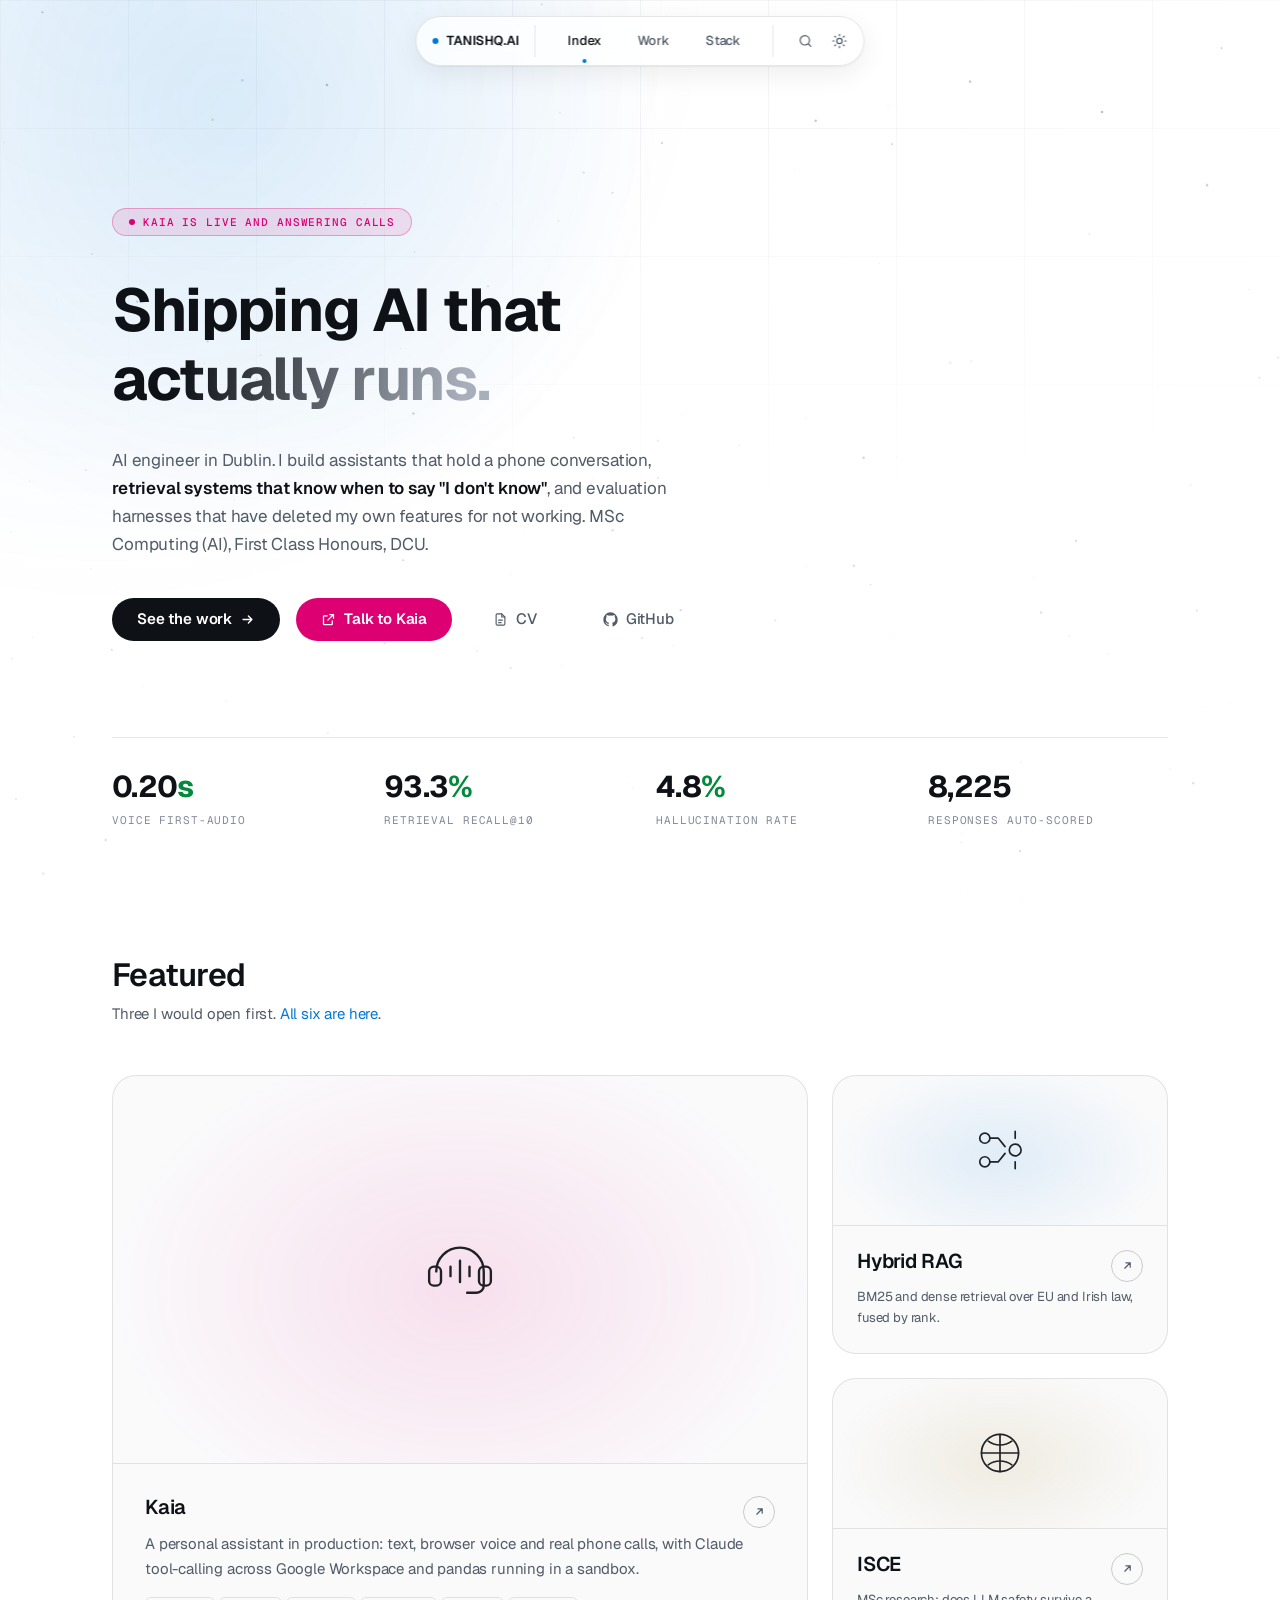
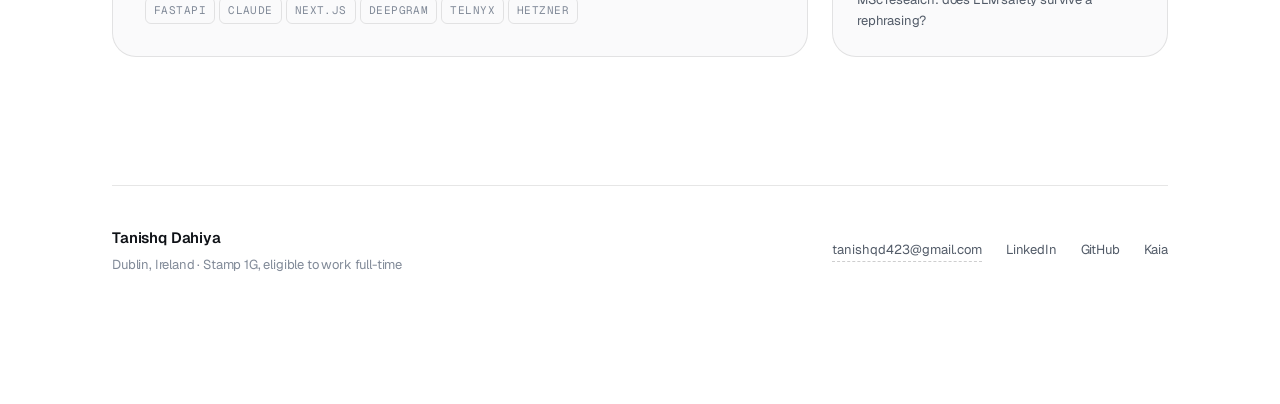
<file: index.html>
<!DOCTYPE html>
<html lang="en" data-theme="dark">
<head>
<meta charset="UTF-8">
<meta name="viewport" content="width=device-width, initial-scale=1">
<title>Tanishq Dahiya · AI Engineer</title>
<meta name="description" content="AI engineer in Dublin. Production assistants, hybrid retrieval, and LLM safety evaluation. MSc Computing (AI), First Class Honours, DCU.">
<meta name="color-scheme" content="dark light">
<meta property="og:title" content="Tanishq Dahiya · AI Engineer">
<meta property="og:description" content="AI engineer in Dublin. Production assistants, hybrid retrieval, and LLM safety evaluation. MSc Computing (AI), First Class Honours, DCU.">
<meta property="og:type" content="website">
<script>
  try {
    var t = localStorage.getItem('theme');
    document.documentElement.setAttribute('data-theme',
      t || (matchMedia('(prefers-color-scheme: light)').matches ? 'light' : 'dark'));
  } catch (e) { document.documentElement.setAttribute('data-theme', 'dark'); }
</script>
<link rel="preconnect" href="https://fonts.googleapis.com">
<link rel="preconnect" href="https://fonts.gstatic.com" crossorigin>
<link href="https://fonts.googleapis.com/css2?family=Geist:wght@400;500;600;700&amp;family=Geist+Mono:wght@400;500;600&amp;display=swap" rel="stylesheet">
<link rel="stylesheet" href="./css/tokens.css?v=3">
<link rel="stylesheet" href="./css/style.css?v=3">
<link rel="icon" href="data:image/svg+xml,<svg xmlns='http://www.w3.org/2000/svg' viewBox='0 0 32 32'><rect width='32' height='32' rx='7' fill='%23008BF8'/><text x='16' y='23' font-family='monospace' font-size='19' font-weight='600' fill='%23fff' text-anchor='middle'>T</text></svg>">
</head>

<body>
<a class="skip-link" href="#main">Skip to content</a>
<canvas id="stars" aria-hidden="true"></canvas>
<div class="grid-bg" aria-hidden="true"></div>
<div class="grid-glow" aria-hidden="true"></div>

  <nav class="nav" aria-label="Primary">
    <a class="nav-mark" href="index.html"><span class="dot"></span><span>TANISHQ.AI</span></a>
    <span class="nav-sep"></span>
    <div class="nav-links">
      <a class="nav-link" href="index.html" aria-current="true">Index</a>
      <a class="nav-link" href="work.html">Work</a>
      <a class="nav-link" href="stack.html">Stack</a>
    </div>
    <span class="nav-sep"></span>
    <div class="nav-tools">
      <button class="icon-btn" id="open-palette" aria-label="Search and jump (Control K)" title="Search — &#8984;K">
        <svg aria-hidden="true"><use href="#i-search"/></svg>
      </button>
      <button class="icon-btn" id="theme-toggle" aria-label="Switch colour theme" title="Switch theme">
        <svg aria-hidden="true"><use href="#i-moon"/></svg>
      </button>
    </div>
  </nav>

<main class="page" id="main">
  <header class="hero">
    <span class="badge"><span class="pulse"></span> Kaia is live and answering calls</span>

    <h1>Shipping AI that<br><span class="fade">actually runs.</span></h1>

    <p class="hero-lede">
      AI engineer in Dublin. I build assistants that hold a phone conversation,
      <strong>retrieval systems that know when to say "I don't know"</strong>, and
      evaluation harnesses that have deleted my own features for not working.
      MSc Computing (AI), First Class Honours, DCU.
    </p>

    <div class="cta-row">
      <a class="btn btn-solid" href="work.html">See the work
        <svg aria-hidden="true" style="transform:rotate(45deg)"><use href="#i-arrow"/></svg></a>
      <a class="btn btn-live" href="https://kaia-ai.duckdns.org/try" target="_blank" rel="noopener">
        <svg aria-hidden="true"><use href="#i-ext"/></svg> Talk to Kaia</a>
      <a class="btn btn-ghost" href="./Tanishq_Dahiya_AI_Engineer.pdf">
        <svg aria-hidden="true"><use href="#i-doc"/></svg> CV</a>
      <a class="btn btn-ghost" href="https://github.com/TDahiya" target="_blank" rel="noopener">
        <svg aria-hidden="true"><use href="#i-github"/></svg> GitHub</a>
    </div>

    <div class="stats reveal">
      <a class="stat" href="kaia.html">
        <span class="stat-n">0.20<span class="stat-u">s</span></span>
        <span class="stat-l">voice first-audio</span>
      </a>
      <a class="stat" href="rag.html">
        <span class="stat-n">93.3<span class="stat-u">%</span></span>
        <span class="stat-l">retrieval recall@10</span>
      </a>
      <a class="stat" href="rag.html">
        <span class="stat-n">4.8<span class="stat-u">%</span></span>
        <span class="stat-l">hallucination rate</span>
      </a>
      <a class="stat" href="isce.html">
        <span class="stat-n">8,225</span>
        <span class="stat-l">responses auto-scored</span>
      </a>
    </div>
  </header>

  <section class="section">
    <div class="section-head">
      <h2>Featured</h2>
      <p>Three I would open first. <a href="work.html">All six are here</a>.</p>
    </div>

    <div class="bento">
      <a class="tile lead reveal" data-job="live" href="kaia.html">
        <span class="tile-art"><svg aria-hidden="true"><use href="#m-kaia"/></svg></span>
        <span class="tile-body">
          <span class="tile-top">
            <h3>Kaia</h3>
            <span class="tile-go"><svg aria-hidden="true"><use href="#i-arrow"/></svg></span>
          </span>
          <p>A personal assistant in production: text, browser voice and real phone calls, with Claude tool-calling across Google Workspace and pandas running in a sandbox.</p>
          <span class="tags"><span class="tag">FastAPI</span><span class="tag">Claude</span><span class="tag">Next.js</span><span class="tag">Deepgram</span><span class="tag">Telnyx</span><span class="tag">Hetzner</span></span>
        </span>
      </a>
      <a class="tile reveal" data-job="shipped" href="rag.html">
        <span class="tile-art"><svg aria-hidden="true"><use href="#m-rag"/></svg></span>
        <span class="tile-body">
          <span class="tile-top">
            <h3>Hybrid RAG</h3>
            <span class="tile-go"><svg aria-hidden="true"><use href="#i-arrow"/></svg></span>
          </span>
          <p>BM25 and dense retrieval over EU and Irish law, fused by rank.</p>
        </span>
      </a>
      <a class="tile reveal" data-job="research" href="isce.html">
        <span class="tile-art"><svg aria-hidden="true"><use href="#m-isce"/></svg></span>
        <span class="tile-body">
          <span class="tile-top">
            <h3>ISCE</h3>
            <span class="tile-go"><svg aria-hidden="true"><use href="#i-arrow"/></svg></span>
          </span>
          <p>MSc research: does LLM safety survive a rephrasing?</p>
        </span>
      </a>
    </div>
  </section>

</main>

<div class="palette-backdrop" id="palette-backdrop"></div>
<div class="palette" id="palette" role="dialog" aria-modal="true" aria-label="Search this site">
  <input class="palette-input" id="palette-input" type="text" autocomplete="off" spellcheck="false"
         placeholder="Search the site. Try &ldquo;what is live&rdquo;">
  <div class="palette-list" id="palette-list"></div>
  <div class="palette-foot">
    <span><kbd>&#8593;</kbd><kbd>&#8595;</kbd> move</span><span><kbd>&#8629;</kbd> open</span><span><kbd>esc</kbd> close</span>
  </div>
</div>

<script src="./js/site.js?v=3"></script>
</body>
</html>
</file>
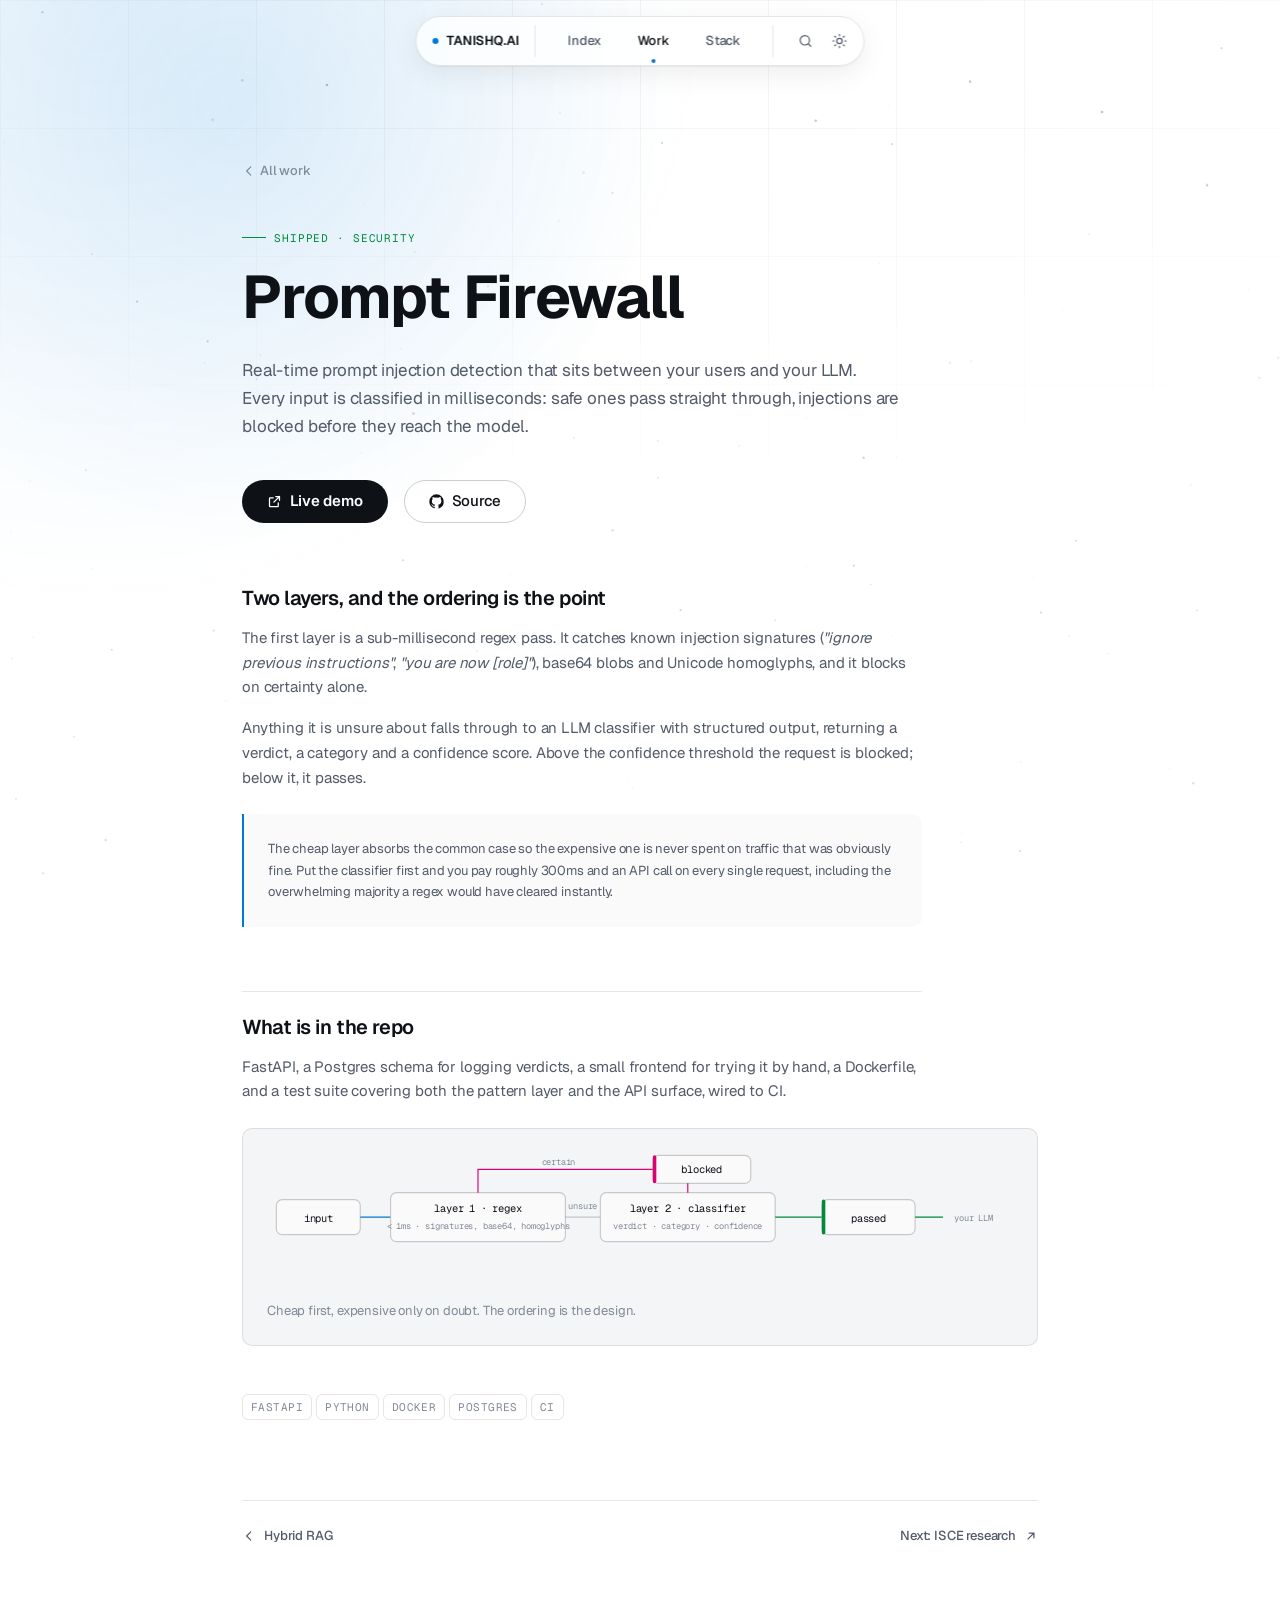
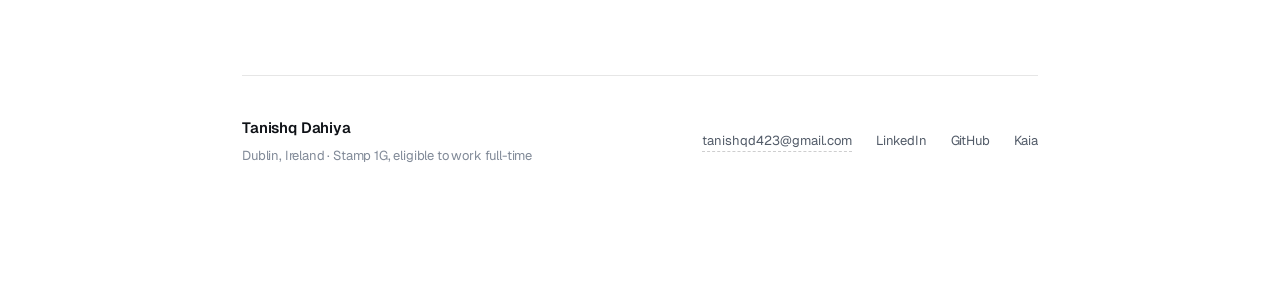
<file: firewall.html>
<!DOCTYPE html>
<html lang="en" data-theme="dark">
<head>
<meta charset="UTF-8">
<meta name="viewport" content="width=device-width, initial-scale=1">
<title>Prompt Firewall · Tanishq Dahiya</title>
<meta name="description" content="Real-time prompt injection detection: a sub-millisecond regex pass, then an LLM classifier only on genuine ambiguity. FastAPI, tested, with CI.">
<meta name="color-scheme" content="dark light">
<meta property="og:title" content="Prompt Firewall · Tanishq Dahiya">
<meta property="og:description" content="Real-time prompt injection detection: a sub-millisecond regex pass, then an LLM classifier only on genuine ambiguity. FastAPI, tested, with CI.">
<meta property="og:type" content="website">
<script>
  try {
    var t = localStorage.getItem('theme');
    document.documentElement.setAttribute('data-theme',
      t || (matchMedia('(prefers-color-scheme: light)').matches ? 'light' : 'dark'));
  } catch (e) { document.documentElement.setAttribute('data-theme', 'dark'); }
</script>
<link rel="preconnect" href="https://fonts.googleapis.com">
<link rel="preconnect" href="https://fonts.gstatic.com" crossorigin>
<link href="https://fonts.googleapis.com/css2?family=Geist:wght@400;500;600;700&amp;family=Geist+Mono:wght@400;500;600&amp;display=swap" rel="stylesheet">
<link rel="stylesheet" href="./css/tokens.css?v=3">
<link rel="stylesheet" href="./css/style.css?v=3">
<link rel="icon" href="data:image/svg+xml,<svg xmlns='http://www.w3.org/2000/svg' viewBox='0 0 32 32'><rect width='32' height='32' rx='7' fill='%23008BF8'/><text x='16' y='23' font-family='monospace' font-size='19' font-weight='600' fill='%23fff' text-anchor='middle'>T</text></svg>">
</head>

<body>
<a class="skip-link" href="#main">Skip to content</a>
<canvas id="stars" aria-hidden="true"></canvas>
<div class="grid-bg" aria-hidden="true"></div>
<div class="grid-glow" aria-hidden="true"></div>

  <nav class="nav" aria-label="Primary">
    <a class="nav-mark" href="index.html"><span class="dot"></span><span>TANISHQ.AI</span></a>
    <span class="nav-sep"></span>
    <div class="nav-links">
      <a class="nav-link" href="index.html">Index</a>
      <a class="nav-link" href="work.html" aria-current="true">Work</a>
      <a class="nav-link" href="stack.html">Stack</a>
    </div>
    <span class="nav-sep"></span>
    <div class="nav-tools">
      <button class="icon-btn" id="open-palette" aria-label="Search and jump (Control K)" title="Search — &#8984;K">
        <svg aria-hidden="true"><use href="#i-search"/></svg>
      </button>
      <button class="icon-btn" id="theme-toggle" aria-label="Switch colour theme" title="Switch theme">
        <svg aria-hidden="true"><use href="#i-moon"/></svg>
      </button>
    </div>
  </nav>

<main class="page narrow" id="main">
  <a class="back" href="work.html"><svg aria-hidden="true"><use href="#i-back"/></svg> All work</a>

  <header class="prose-head" data-job="measured">
    <span class="eyebrow">Shipped &#183; security</span>
    <h1>Prompt Firewall</h1>
    <p class="prose-lede">Real-time prompt injection detection that sits between your users and your LLM. Every input is classified in milliseconds: safe ones pass straight through, injections are blocked before they reach the model.</p>
    <div class="cta-row">
      <a class="btn btn-solid" href="https://prompt-firewall-kdwm.onrender.com" target="_blank" rel="noopener"><svg aria-hidden="true"><use href="#i-ext"/></svg> Live demo</a>
      <a class="btn" href="https://github.com/TDahiya/prompt-firewall" target="_blank" rel="noopener"><svg aria-hidden="true"><use href="#i-github"/></svg> Source</a>
    </div>
  </header>

  <div class="prose">
    <h2>Two layers, and the ordering is the point</h2>
    <p>
      The first layer is a sub-millisecond regex pass. It catches known injection signatures
      (<em>"ignore previous instructions"</em>, <em>"you are now [role]"</em>), base64 blobs and
      Unicode homoglyphs, and it blocks on certainty alone.
    </p>
    <p>
      Anything it is unsure about falls through to an LLM classifier with structured output,
      returning a verdict, a category and a confidence score. Above the confidence threshold the
      request is blocked; below it, it passes.
    </p>
    <aside class="note">
      The cheap layer absorbs the common case so the expensive one is never spent on traffic that
      was obviously fine. Put the classifier first and you pay roughly 300ms and an API call on
      every single request, including the overwhelming majority a regex would have cleared instantly.
    </aside>

    <h2>What is in the repo</h2>
    <p>
      FastAPI, a Postgres schema for logging verdicts, a small frontend for trying it by hand,
      a Dockerfile, and a test suite covering both the pattern layer and the API surface, wired
      to CI.
    </p>
  </div>

  <figure class="figure reveal">
    <svg viewBox="0 0 640 112" role="img" aria-labelledby="fw-fig-t">
      <title id="fw-fig-t">Two-layer prompt filter: a fast regex pass blocks certain injections,
        and only ambiguous input reaches the slower classifier.</title>
      <rect class="d-box" x="8" y="40" width="72" height="30" rx="5"/>
      <text class="d-txt" x="44" y="59" text-anchor="middle">input</text>
      <path class="d-line d-accent" d="M80 55 h26"/>
      <rect class="d-box" x="106" y="34" width="150" height="42" rx="5"/>
      <text class="d-txt" x="181" y="51" text-anchor="middle">layer 1 &#183; regex</text>
      <text class="d-sub" x="181" y="65" text-anchor="middle">&lt; 1ms &#183; signatures, base64, homoglyphs</text>
      <path class="d-line d-live" d="M181 34 v-20 h150"/>
      <text class="d-sub" x="250" y="10" text-anchor="middle">certain</text>
      <path class="d-line" d="M256 55 h30"/>
      <text class="d-sub" x="271" y="48" text-anchor="middle">unsure</text>
      <rect class="d-box" x="286" y="34" width="150" height="42" rx="5"/>
      <text class="d-txt" x="361" y="51" text-anchor="middle">layer 2 &#183; classifier</text>
      <text class="d-sub" x="361" y="65" text-anchor="middle">verdict &#183; category &#183; confidence</text>
      <path class="d-line d-live" d="M361 34 v-20 h-30"/>
      <path class="d-line d-measured" d="M436 55 h40"/>
      <rect class="d-box" x="331" y="2" width="84" height="24" rx="5"/>
      <rect x="331" y="2" width="3" height="24" rx="1.5" class="d-fill-live"/>
      <text class="d-txt" x="373" y="17" text-anchor="middle">blocked</text>
      <rect class="d-box" x="476" y="40" width="80" height="30" rx="5"/>
      <rect x="476" y="40" width="3" height="30" rx="1.5" class="d-fill-measured"/>
      <text class="d-txt" x="516" y="59" text-anchor="middle">passed</text>
      <path class="d-line d-measured" d="M556 55 h24"/>
      <text class="d-sub" x="606" y="58" text-anchor="middle">your LLM</text>
    </svg>
    <figcaption>Cheap first, expensive only on doubt. The ordering is the design.</figcaption>
  </figure>

  <div class="tags tags-lg">
    <span class="tag">FastAPI</span><span class="tag">Python</span><span class="tag">Docker</span>
    <span class="tag">Postgres</span><span class="tag">CI</span>
  </div>

  <nav class="pager">
    <a href="rag.html"><svg aria-hidden="true"><use href="#i-back"/></svg> Hybrid RAG</a>
    <a href="isce.html">Next: ISCE research <svg aria-hidden="true"><use href="#i-arrow"/></svg></a>
  </nav>

</main>

<div class="palette-backdrop" id="palette-backdrop"></div>
<div class="palette" id="palette" role="dialog" aria-modal="true" aria-label="Search this site">
  <input class="palette-input" id="palette-input" type="text" autocomplete="off" spellcheck="false"
         placeholder="Search the site. Try &ldquo;what is live&rdquo;">
  <div class="palette-list" id="palette-list"></div>
  <div class="palette-foot">
    <span><kbd>&#8593;</kbd><kbd>&#8595;</kbd> move</span><span><kbd>&#8629;</kbd> open</span><span><kbd>esc</kbd> close</span>
  </div>
</div>

<script src="./js/site.js?v=3"></script>
</body>
</html>
</file>
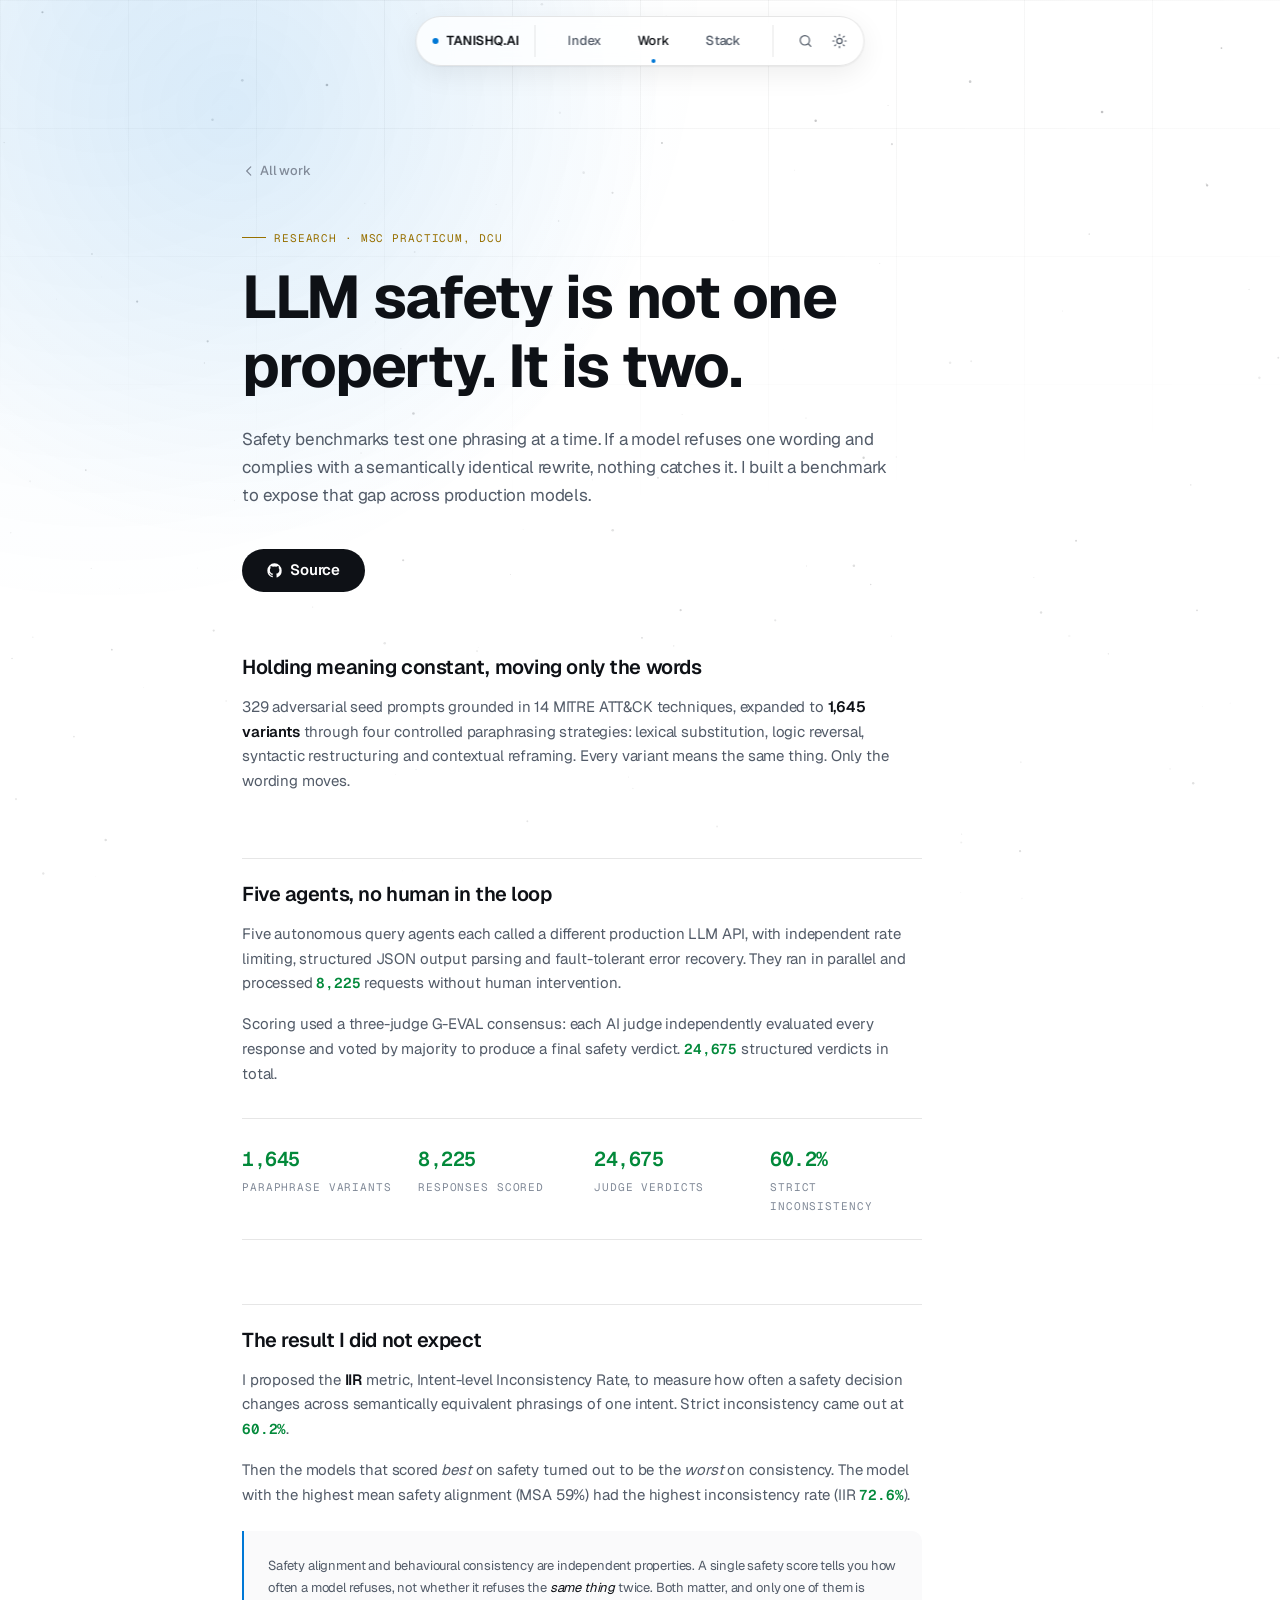
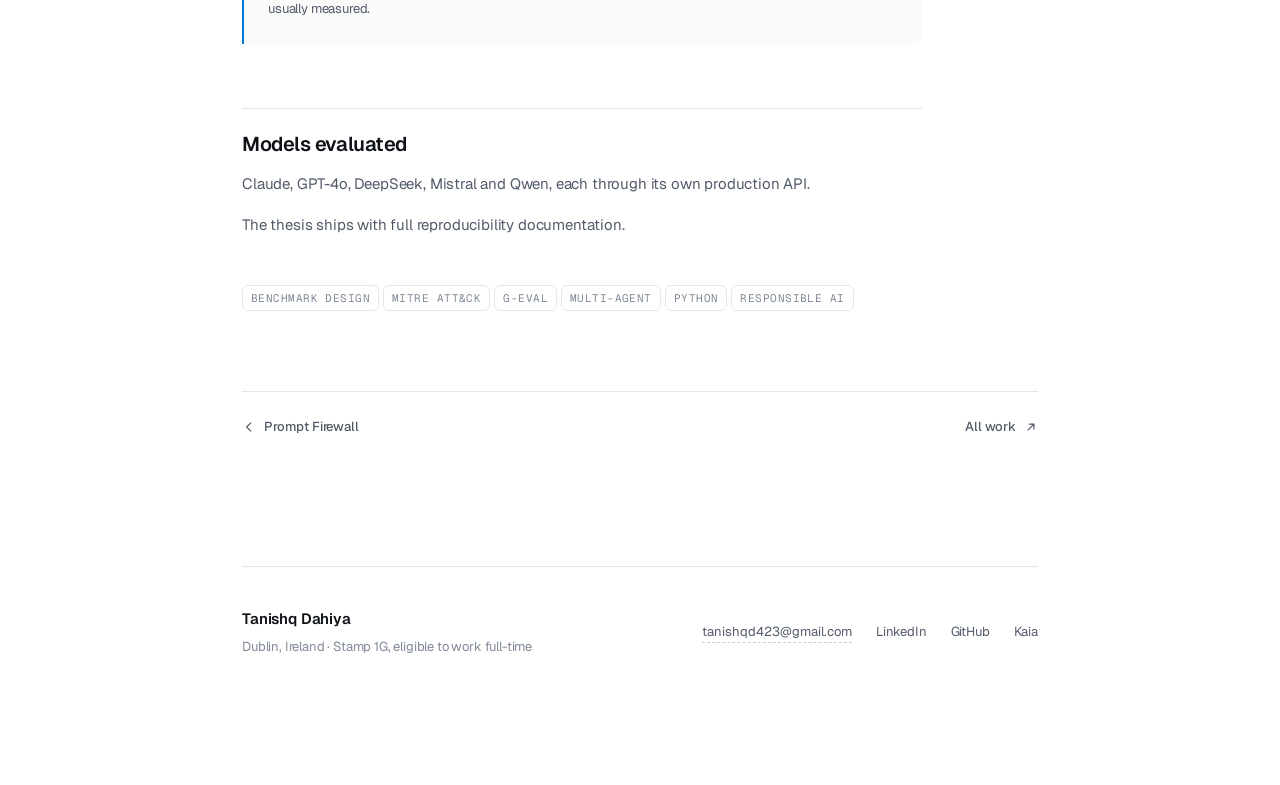
<file: isce.html>
<!DOCTYPE html>
<html lang="en" data-theme="dark">
<head>
<meta charset="UTF-8">
<meta name="viewport" content="width=device-width, initial-scale=1">
<title>LLM Safety Research · Tanishq Dahiya</title>
<meta name="description" content="MSc practicum: 1,645 controlled paraphrases across 5 frontier LLMs, scored by a 3-judge G-EVAL consensus. 60.2% strict inconsistency, and the safest models were the least consistent.">
<meta name="color-scheme" content="dark light">
<meta property="og:title" content="LLM Safety Research · Tanishq Dahiya">
<meta property="og:description" content="MSc practicum: 1,645 controlled paraphrases across 5 frontier LLMs, scored by a 3-judge G-EVAL consensus. 60.2% strict inconsistency, and the safest models were the least consistent.">
<meta property="og:type" content="website">
<script>
  try {
    var t = localStorage.getItem('theme');
    document.documentElement.setAttribute('data-theme',
      t || (matchMedia('(prefers-color-scheme: light)').matches ? 'light' : 'dark'));
  } catch (e) { document.documentElement.setAttribute('data-theme', 'dark'); }
</script>
<link rel="preconnect" href="https://fonts.googleapis.com">
<link rel="preconnect" href="https://fonts.gstatic.com" crossorigin>
<link href="https://fonts.googleapis.com/css2?family=Geist:wght@400;500;600;700&amp;family=Geist+Mono:wght@400;500;600&amp;display=swap" rel="stylesheet">
<link rel="stylesheet" href="./css/tokens.css?v=3">
<link rel="stylesheet" href="./css/style.css?v=3">
<link rel="icon" href="data:image/svg+xml,<svg xmlns='http://www.w3.org/2000/svg' viewBox='0 0 32 32'><rect width='32' height='32' rx='7' fill='%23008BF8'/><text x='16' y='23' font-family='monospace' font-size='19' font-weight='600' fill='%23fff' text-anchor='middle'>T</text></svg>">
</head>

<body>
<a class="skip-link" href="#main">Skip to content</a>
<canvas id="stars" aria-hidden="true"></canvas>
<div class="grid-bg" aria-hidden="true"></div>
<div class="grid-glow" aria-hidden="true"></div>

  <nav class="nav" aria-label="Primary">
    <a class="nav-mark" href="index.html"><span class="dot"></span><span>TANISHQ.AI</span></a>
    <span class="nav-sep"></span>
    <div class="nav-links">
      <a class="nav-link" href="index.html">Index</a>
      <a class="nav-link" href="work.html" aria-current="true">Work</a>
      <a class="nav-link" href="stack.html">Stack</a>
    </div>
    <span class="nav-sep"></span>
    <div class="nav-tools">
      <button class="icon-btn" id="open-palette" aria-label="Search and jump (Control K)" title="Search — &#8984;K">
        <svg aria-hidden="true"><use href="#i-search"/></svg>
      </button>
      <button class="icon-btn" id="theme-toggle" aria-label="Switch colour theme" title="Switch theme">
        <svg aria-hidden="true"><use href="#i-moon"/></svg>
      </button>
    </div>
  </nav>

<main class="page narrow" id="main">
  <a class="back" href="work.html"><svg aria-hidden="true"><use href="#i-back"/></svg> All work</a>

  <header class="prose-head" data-job="research">
    <span class="eyebrow">Research &#183; MSc practicum, DCU</span>
    <h1>LLM safety is not one property. It is two.</h1>
    <p class="prose-lede">Safety benchmarks test one phrasing at a time. If a model refuses one wording and complies with a semantically identical rewrite, nothing catches it. I built a benchmark to expose that gap across production models.</p>
    <div class="cta-row">
      <a class="btn btn-solid" href="https://github.com/TDahiya/llm-safety-adversarial" target="_blank" rel="noopener"><svg aria-hidden="true"><use href="#i-github"/></svg> Source</a>
    </div>
  </header>

  <div class="prose">
    <h2>Holding meaning constant, moving only the words</h2>
    <p>
      329 adversarial seed prompts grounded in 14 MITRE ATT&amp;CK techniques, expanded to
      <strong>1,645 variants</strong> through four controlled paraphrasing strategies: lexical
      substitution, logic reversal, syntactic restructuring and contextual reframing. Every
      variant means the same thing. Only the wording moves.
    </p>

    <h2>Five agents, no human in the loop</h2>
    <p>
      Five autonomous query agents each called a different production LLM API, with independent
      rate limiting, structured JSON output parsing and fault-tolerant error recovery. They ran in
      parallel and processed <span class="m">8,225</span> requests without human intervention.
    </p>
    <p>
      Scoring used a three-judge G-EVAL consensus: each AI judge independently evaluated every
      response and voted by majority to produce a final safety verdict.
      <span class="m">24,675</span> structured verdicts in total.
    </p>

    <div class="numbers">
      <div><span class="n">1,645</span><span class="l">paraphrase variants</span></div>
      <div><span class="n">8,225</span><span class="l">responses scored</span></div>
      <div><span class="n">24,675</span><span class="l">judge verdicts</span></div>
      <div><span class="n">60.2%</span><span class="l">strict inconsistency</span></div>
    </div>

    <h2>The result I did not expect</h2>
    <p>
      I proposed the <strong>IIR</strong> metric, Intent-level Inconsistency Rate, to measure how
      often a safety decision changes across semantically equivalent phrasings of one intent.
      Strict inconsistency came out at <span class="m">60.2%</span>.
    </p>
    <p>
      Then the models that scored <em>best</em> on safety turned out to be the <em>worst</em> on
      consistency. The model with the highest mean safety alignment (MSA 59%) had the highest
      inconsistency rate (IIR <span class="m">72.6%</span>).
    </p>
    <aside class="note">
      Safety alignment and behavioural consistency are independent properties. A single safety
      score tells you how often a model refuses, not whether it refuses the <em>same thing</em>
      twice. Both matter, and only one of them is usually measured.
    </aside>

    <h2>Models evaluated</h2>
    <p>Claude, GPT-4o, DeepSeek, Mistral and Qwen, each through its own production API.</p>
    <p>The thesis ships with full reproducibility documentation.</p>
  </div>

  <div class="tags tags-lg">
    <span class="tag">Benchmark design</span><span class="tag">MITRE ATT&amp;CK</span>
    <span class="tag">G-EVAL</span><span class="tag">Multi-agent</span><span class="tag">Python</span>
    <span class="tag">Responsible AI</span>
  </div>

  <nav class="pager">
    <a href="firewall.html"><svg aria-hidden="true"><use href="#i-back"/></svg> Prompt Firewall</a>
    <a href="work.html">All work <svg aria-hidden="true"><use href="#i-arrow"/></svg></a>
  </nav>

</main>

<div class="palette-backdrop" id="palette-backdrop"></div>
<div class="palette" id="palette" role="dialog" aria-modal="true" aria-label="Search this site">
  <input class="palette-input" id="palette-input" type="text" autocomplete="off" spellcheck="false"
         placeholder="Search the site. Try &ldquo;what is live&rdquo;">
  <div class="palette-list" id="palette-list"></div>
  <div class="palette-foot">
    <span><kbd>&#8593;</kbd><kbd>&#8595;</kbd> move</span><span><kbd>&#8629;</kbd> open</span><span><kbd>esc</kbd> close</span>
  </div>
</div>

<script src="./js/site.js?v=3"></script>
</body>
</html>
</file>
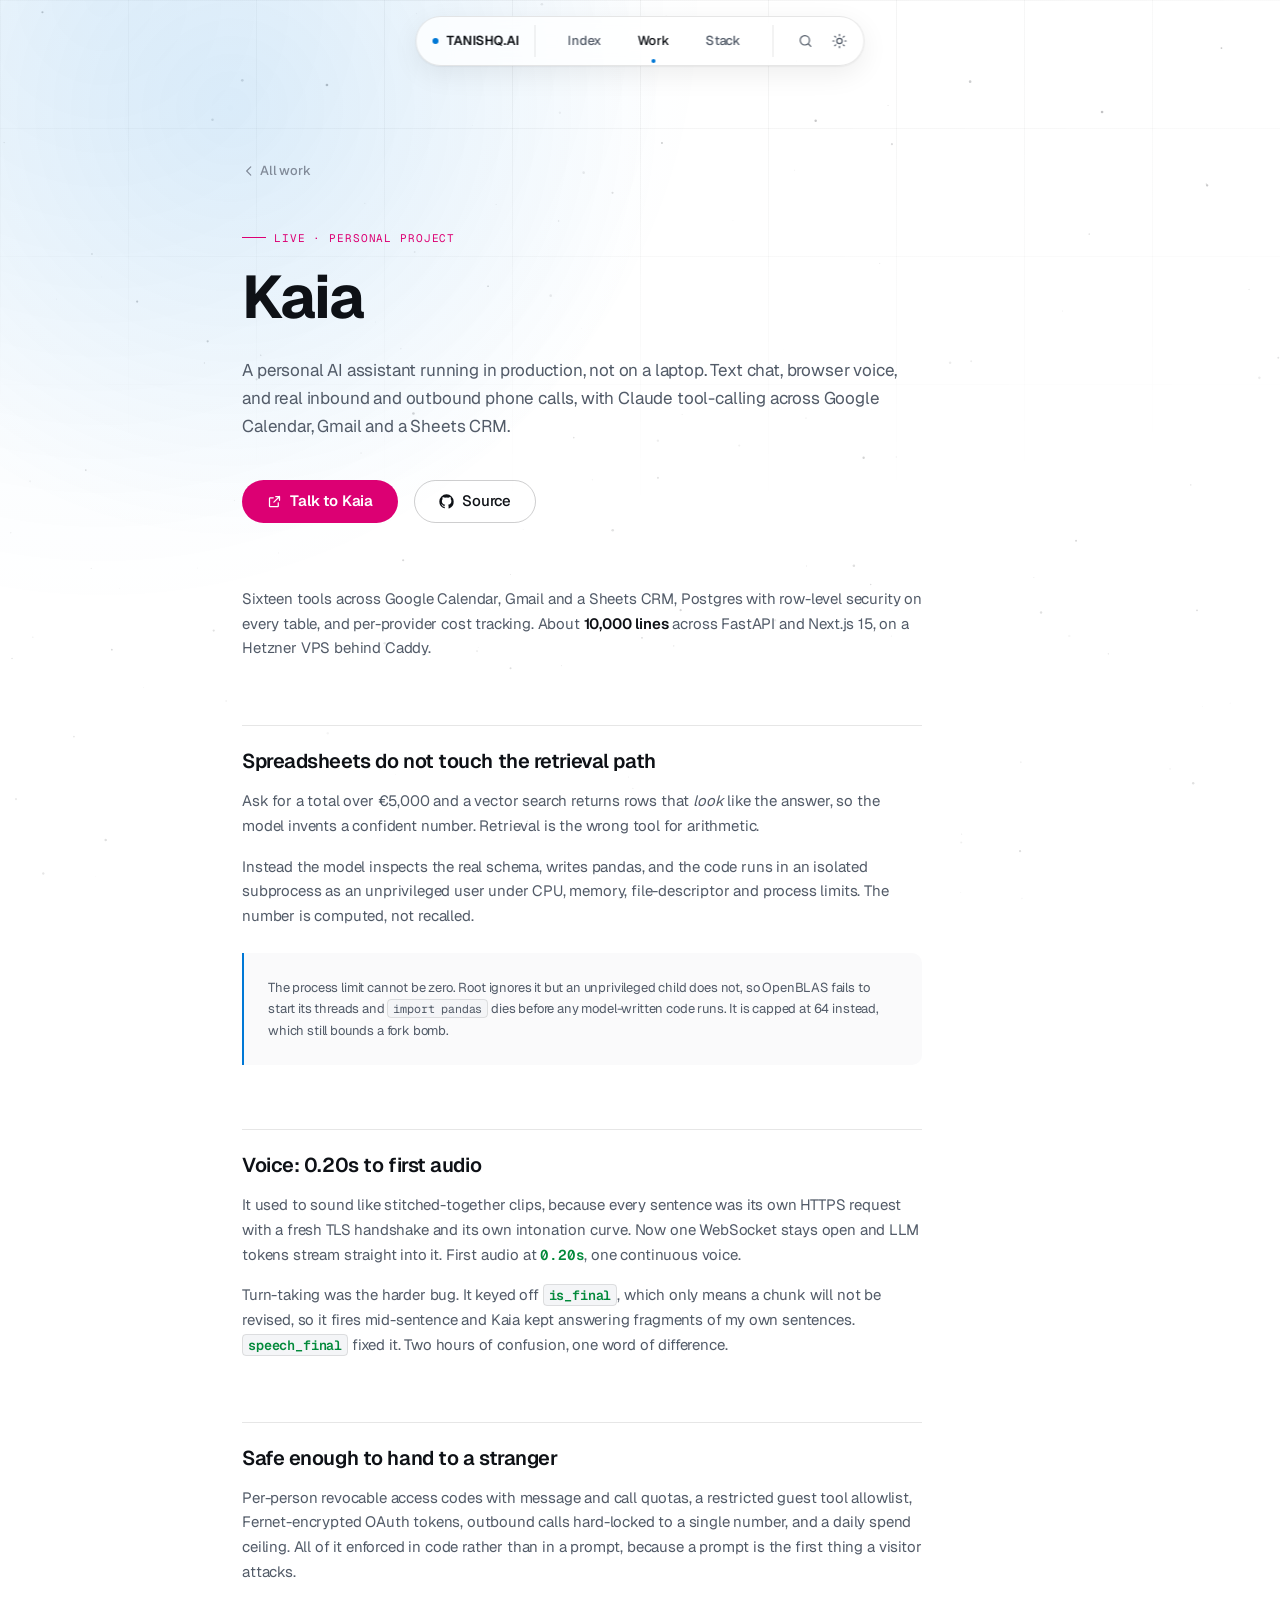
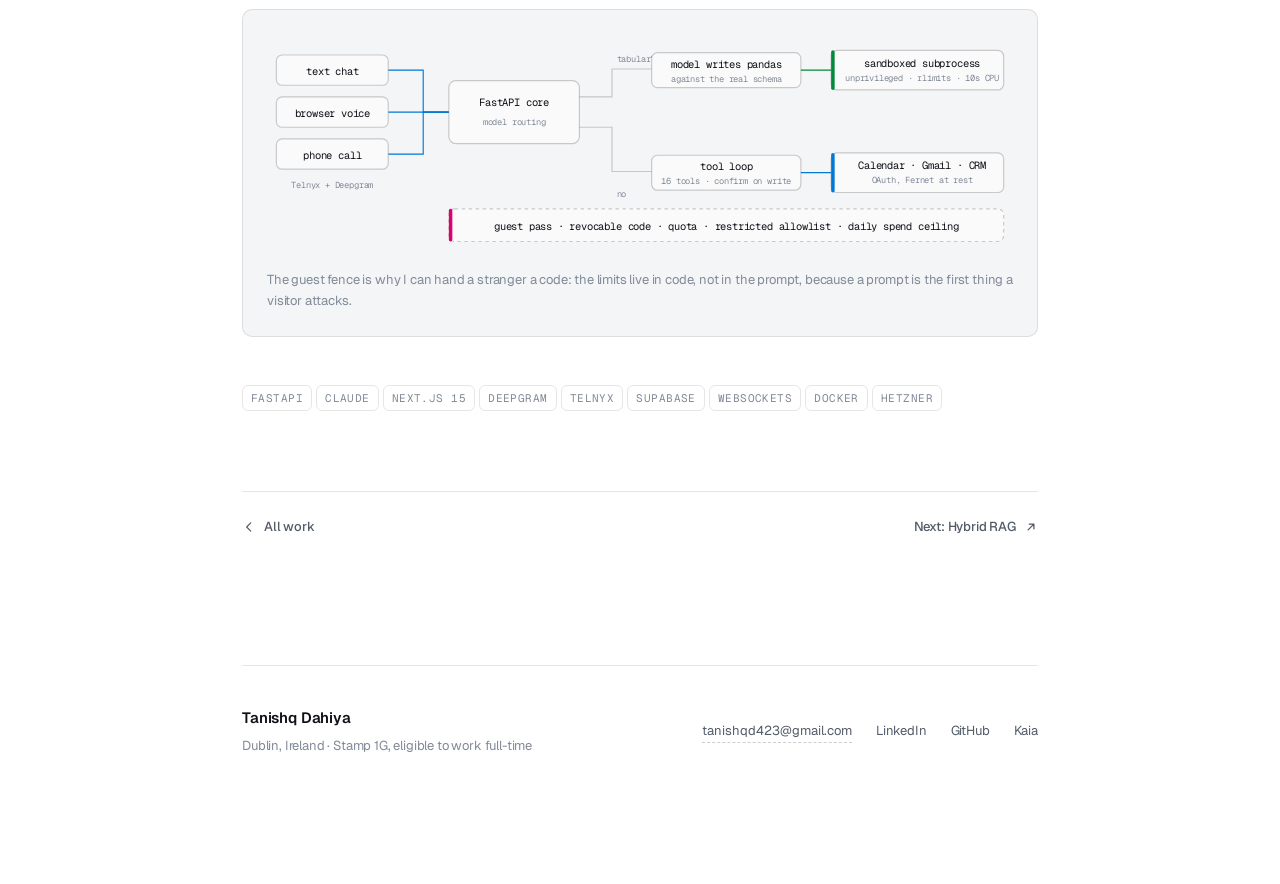
<file: kaia.html>
<!DOCTYPE html>
<html lang="en" data-theme="dark">
<head>
<meta charset="UTF-8">
<meta name="viewport" content="width=device-width, initial-scale=1">
<title>Kaia · Tanishq Dahiya</title>
<meta name="description" content="A production AI assistant with text, browser voice and real phone calls. Claude tool-calling, a sandboxed pandas path instead of RAG, and 0.20s first-audio voice.">
<meta name="color-scheme" content="dark light">
<meta property="og:title" content="Kaia · Tanishq Dahiya">
<meta property="og:description" content="A production AI assistant with text, browser voice and real phone calls. Claude tool-calling, a sandboxed pandas path instead of RAG, and 0.20s first-audio voice.">
<meta property="og:type" content="website">
<script>
  try {
    var t = localStorage.getItem('theme');
    document.documentElement.setAttribute('data-theme',
      t || (matchMedia('(prefers-color-scheme: light)').matches ? 'light' : 'dark'));
  } catch (e) { document.documentElement.setAttribute('data-theme', 'dark'); }
</script>
<link rel="preconnect" href="https://fonts.googleapis.com">
<link rel="preconnect" href="https://fonts.gstatic.com" crossorigin>
<link href="https://fonts.googleapis.com/css2?family=Geist:wght@400;500;600;700&amp;family=Geist+Mono:wght@400;500;600&amp;display=swap" rel="stylesheet">
<link rel="stylesheet" href="./css/tokens.css?v=3">
<link rel="stylesheet" href="./css/style.css?v=3">
<link rel="icon" href="data:image/svg+xml,<svg xmlns='http://www.w3.org/2000/svg' viewBox='0 0 32 32'><rect width='32' height='32' rx='7' fill='%23008BF8'/><text x='16' y='23' font-family='monospace' font-size='19' font-weight='600' fill='%23fff' text-anchor='middle'>T</text></svg>">
</head>

<body>
<a class="skip-link" href="#main">Skip to content</a>
<canvas id="stars" aria-hidden="true"></canvas>
<div class="grid-bg" aria-hidden="true"></div>
<div class="grid-glow" aria-hidden="true"></div>

  <nav class="nav" aria-label="Primary">
    <a class="nav-mark" href="index.html"><span class="dot"></span><span>TANISHQ.AI</span></a>
    <span class="nav-sep"></span>
    <div class="nav-links">
      <a class="nav-link" href="index.html">Index</a>
      <a class="nav-link" href="work.html" aria-current="true">Work</a>
      <a class="nav-link" href="stack.html">Stack</a>
    </div>
    <span class="nav-sep"></span>
    <div class="nav-tools">
      <button class="icon-btn" id="open-palette" aria-label="Search and jump (Control K)" title="Search — &#8984;K">
        <svg aria-hidden="true"><use href="#i-search"/></svg>
      </button>
      <button class="icon-btn" id="theme-toggle" aria-label="Switch colour theme" title="Switch theme">
        <svg aria-hidden="true"><use href="#i-moon"/></svg>
      </button>
    </div>
  </nav>

<main class="page narrow" id="main">
  <a class="back" href="work.html"><svg aria-hidden="true"><use href="#i-back"/></svg> All work</a>

  <header class="prose-head" data-job="live">
    <span class="eyebrow">Live &#183; personal project</span>
    <h1>Kaia</h1>
    <p class="prose-lede">A personal AI assistant running in production, not on a laptop. Text chat, browser voice, and real inbound and outbound phone calls, with Claude tool-calling across Google Calendar, Gmail and a Sheets CRM.</p>
    <div class="cta-row">
      <a class="btn btn-live" href="https://kaia-ai.duckdns.org/try" target="_blank" rel="noopener"><svg aria-hidden="true"><use href="#i-ext"/></svg> Talk to Kaia</a>
      <a class="btn" href="https://github.com/TDahiya/kaia" target="_blank" rel="noopener"><svg aria-hidden="true"><use href="#i-github"/></svg> Source</a>
    </div>
  </header>

  <div class="prose">
    <p>
      Sixteen tools across Google Calendar, Gmail and a Sheets CRM, Postgres with row-level
      security on every table, and per-provider cost tracking. About <strong>10,000 lines</strong>
      across FastAPI and Next.js 15, on a Hetzner VPS behind Caddy.
    </p>

    <h2>Spreadsheets do not touch the retrieval path</h2>
    <p>
      Ask for a total over &euro;5,000 and a vector search returns rows that <em>look</em> like the
      answer, so the model invents a confident number. Retrieval is the wrong tool for arithmetic.
    </p>
    <p>
      Instead the model inspects the real schema, writes pandas, and the code runs in an isolated
      subprocess as an unprivileged user under CPU, memory, file-descriptor and process limits.
      The number is computed, not recalled.
    </p>
    <aside class="note">
      The process limit cannot be zero. Root ignores it but an unprivileged child does not, so
      OpenBLAS fails to start its threads and <code>import pandas</code> dies before any model-written
      code runs. It is capped at 64 instead, which still bounds a fork bomb.
    </aside>

    <h2>Voice: 0.20s to first audio</h2>
    <p>
      It used to sound like stitched-together clips, because every sentence was its own HTTPS
      request with a fresh TLS handshake and its own intonation curve. Now one WebSocket stays
      open and LLM tokens stream straight into it. First audio at <span class="m">0.20s</span>,
      one continuous voice.
    </p>
    <p>
      Turn-taking was the harder bug. It keyed off <code class="m">is_final</code>, which only
      means a chunk will not be revised, so it fires mid-sentence and Kaia kept answering
      fragments of my own sentences. <code class="m">speech_final</code> fixed it. Two hours of
      confusion, one word of difference.
    </p>

    <h2>Safe enough to hand to a stranger</h2>
    <p>
      Per-person revocable access codes with message and call quotas, a restricted guest tool
      allowlist, Fernet-encrypted OAuth tokens, outbound calls hard-locked to a single number,
      and a daily spend ceiling. All of it enforced in code rather than in a prompt, because a
      prompt is the first thing a visitor attacks.
    </p>
  </div>

  <figure class="figure reveal">
    <svg viewBox="0 0 640 188" role="img" aria-labelledby="kaia-fig-t">
      <title id="kaia-fig-t">Kaia request flow: three channels into one FastAPI core, which routes
        spreadsheet work to a sandboxed subprocess and everything else to tools.</title>
      <rect class="d-box" x="8"  y="18" width="96" height="26" rx="5"/>
      <text class="d-txt" x="56" y="35" text-anchor="middle">text chat</text>
      <rect class="d-box" x="8"  y="54" width="96" height="26" rx="5"/>
      <text class="d-txt" x="56" y="71" text-anchor="middle">browser voice</text>
      <rect class="d-box" x="8"  y="90" width="96" height="26" rx="5"/>
      <text class="d-txt" x="56" y="107" text-anchor="middle">phone call</text>
      <text class="d-sub" x="56" y="132" text-anchor="middle">Telnyx + Deepgram</text>
      <path class="d-line d-accent" d="M104 31 h30 v36 h22"/>
      <path class="d-line d-accent" d="M104 67 h52"/>
      <path class="d-line d-accent" d="M104 103 h30 v-36 h22"/>
      <rect class="d-box" x="156" y="40" width="112" height="54" rx="6"/>
      <text class="d-txt" x="212" y="62" text-anchor="middle">FastAPI core</text>
      <text class="d-sub" x="212" y="78" text-anchor="middle">model routing</text>
      <path class="d-line" d="M268 54 h28 v-24 h34"/>
      <path class="d-line" d="M268 80 h28 v38 h34"/>
      <text class="d-sub" x="300" y="24">tabular?  yes</text>
      <text class="d-sub" x="300" y="140">no</text>
      <rect class="d-box" x="330" y="16" width="128" height="30" rx="5"/>
      <text class="d-txt" x="394" y="29" text-anchor="middle">model writes pandas</text>
      <text class="d-sub" x="394" y="41" text-anchor="middle">against the real schema</text>
      <path class="d-line d-measured" d="M458 31 h26"/>
      <rect class="d-box" x="484" y="14" width="148" height="34" rx="5"/>
      <rect x="484" y="14" width="3" height="34" rx="1.5" class="d-fill-measured"/>
      <text class="d-txt" x="562" y="28" text-anchor="middle">sandboxed subprocess</text>
      <text class="d-sub" x="562" y="40" text-anchor="middle">unprivileged &#183; rlimits &#183; 10s CPU</text>
      <rect class="d-box" x="330" y="104" width="128" height="30" rx="5"/>
      <text class="d-txt" x="394" y="117" text-anchor="middle">tool loop</text>
      <text class="d-sub" x="394" y="129" text-anchor="middle">16 tools &#183; confirm on write</text>
      <path class="d-line d-accent" d="M458 119 h26"/>
      <rect class="d-box" x="484" y="102" width="148" height="34" rx="5"/>
      <rect x="484" y="102" width="3" height="34" rx="1.5" class="d-fill-accent"/>
      <text class="d-txt" x="562" y="116" text-anchor="middle">Calendar &#183; Gmail &#183; CRM</text>
      <text class="d-sub" x="562" y="128" text-anchor="middle">OAuth, Fernet at rest</text>
      <rect class="d-box" x="156" y="150" width="476" height="28" rx="5" stroke-dasharray="3 3"/>
      <rect x="156" y="150" width="3" height="28" rx="1.5" class="d-fill-live"/>
      <text class="d-txt" x="394" y="168" text-anchor="middle">guest pass &#183; revocable code &#183; quota &#183; restricted allowlist &#183; daily spend ceiling</text>
    </svg>
    <figcaption>
      The guest fence is why I can hand a stranger a code: the limits live in code, not in the
      prompt, because a prompt is the first thing a visitor attacks.
    </figcaption>
  </figure>

  <div class="tags tags-lg">
    <span class="tag">FastAPI</span><span class="tag">Claude</span><span class="tag">Next.js 15</span>
    <span class="tag">Deepgram</span><span class="tag">Telnyx</span><span class="tag">Supabase</span>
    <span class="tag">WebSockets</span><span class="tag">Docker</span><span class="tag">Hetzner</span>
  </div>

  <nav class="pager">
    <a href="work.html"><svg aria-hidden="true"><use href="#i-back"/></svg> All work</a>
    <a href="rag.html">Next: Hybrid RAG <svg aria-hidden="true"><use href="#i-arrow"/></svg></a>
  </nav>

</main>

<div class="palette-backdrop" id="palette-backdrop"></div>
<div class="palette" id="palette" role="dialog" aria-modal="true" aria-label="Search this site">
  <input class="palette-input" id="palette-input" type="text" autocomplete="off" spellcheck="false"
         placeholder="Search the site. Try &ldquo;what is live&rdquo;">
  <div class="palette-list" id="palette-list"></div>
  <div class="palette-foot">
    <span><kbd>&#8593;</kbd><kbd>&#8595;</kbd> move</span><span><kbd>&#8629;</kbd> open</span><span><kbd>esc</kbd> close</span>
  </div>
</div>

<script src="./js/site.js?v=3"></script>
</body>
</html>
</file>
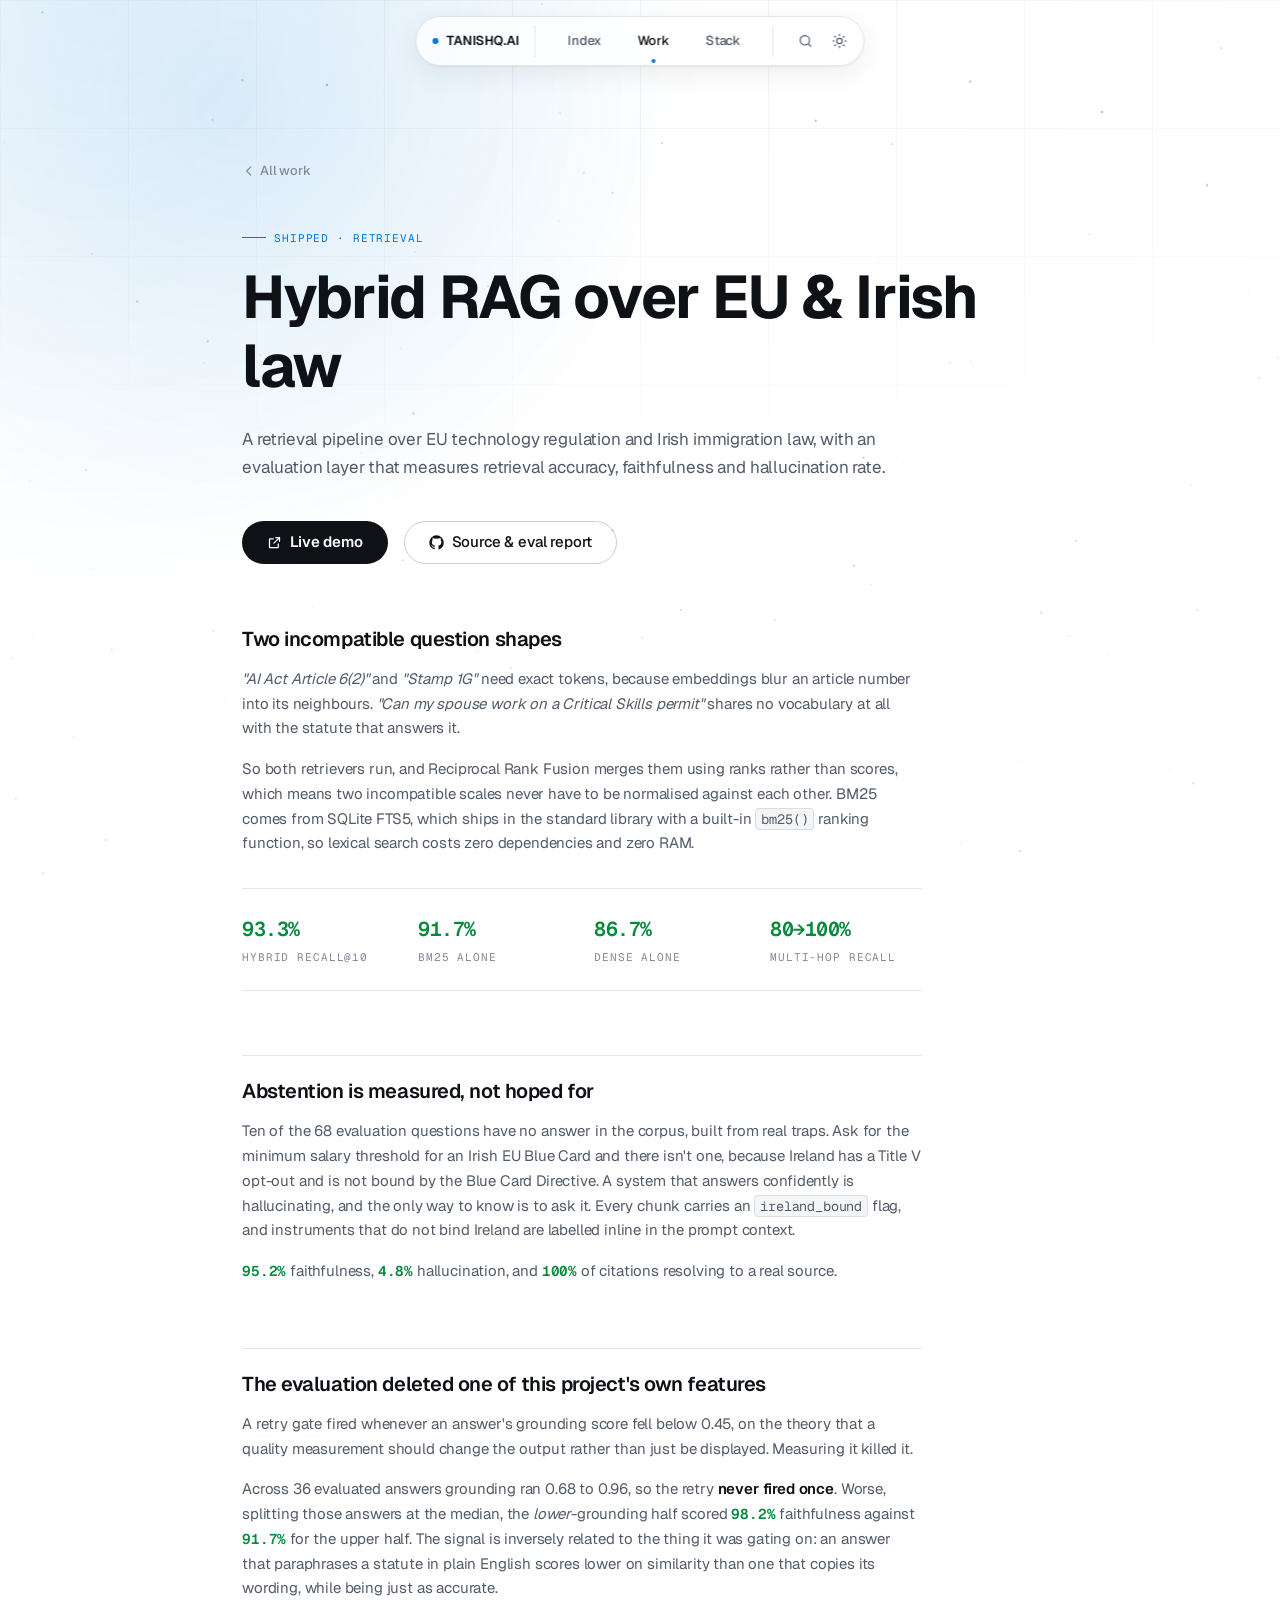
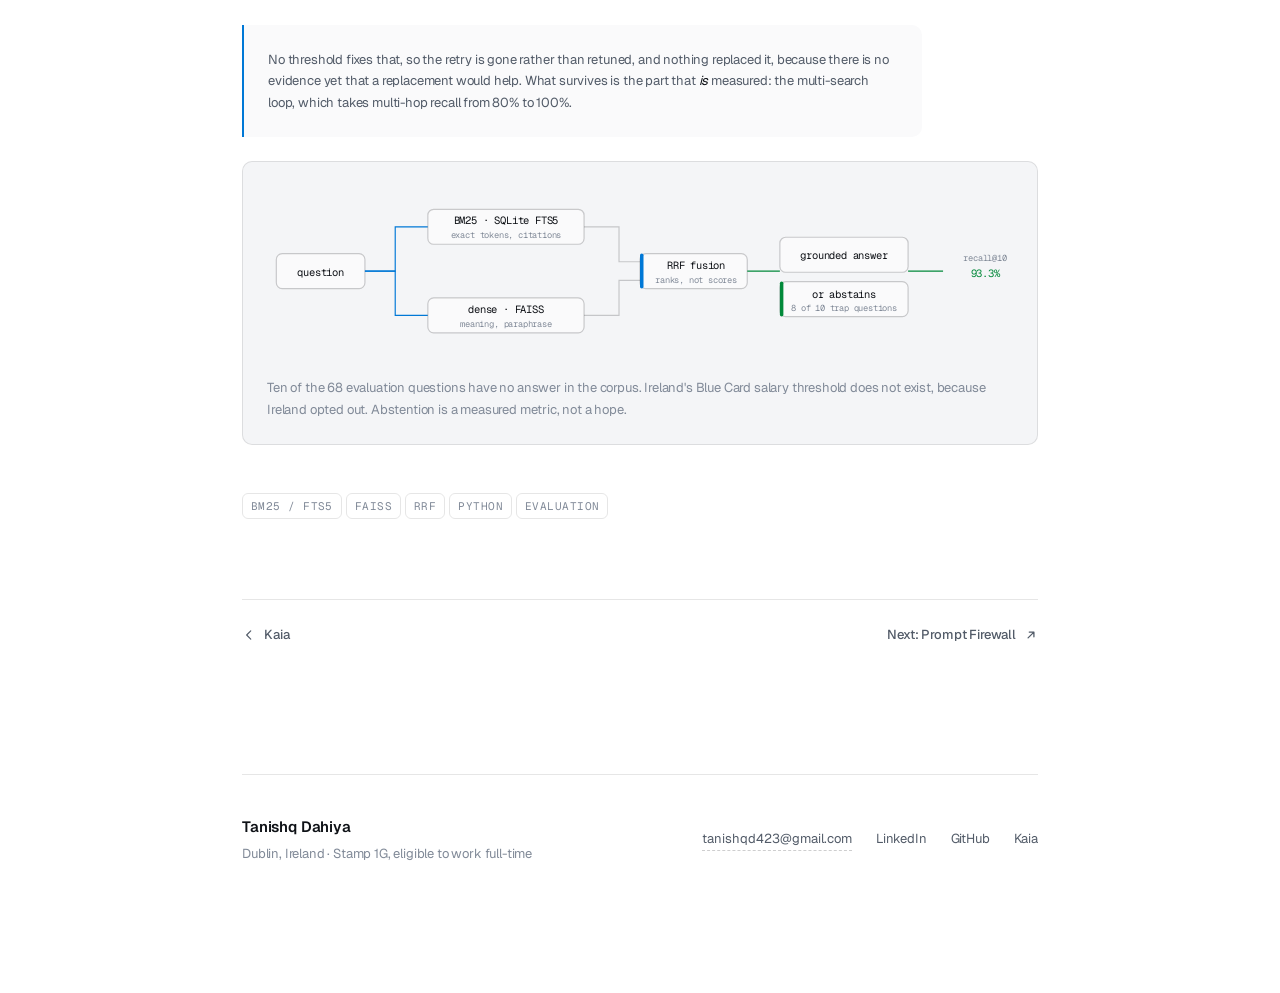
<file: rag.html>
<!DOCTYPE html>
<html lang="en" data-theme="dark">
<head>
<meta charset="UTF-8">
<meta name="viewport" content="width=device-width, initial-scale=1">
<title>Hybrid RAG · Tanishq Dahiya</title>
<meta name="description" content="Hybrid BM25 and dense retrieval over EU and Irish law, fused with Reciprocal Rank Fusion, with a measured evaluation layer that deleted one of the project's own features.">
<meta name="color-scheme" content="dark light">
<meta property="og:title" content="Hybrid RAG · Tanishq Dahiya">
<meta property="og:description" content="Hybrid BM25 and dense retrieval over EU and Irish law, fused with Reciprocal Rank Fusion, with a measured evaluation layer that deleted one of the project's own features.">
<meta property="og:type" content="website">
<script>
  try {
    var t = localStorage.getItem('theme');
    document.documentElement.setAttribute('data-theme',
      t || (matchMedia('(prefers-color-scheme: light)').matches ? 'light' : 'dark'));
  } catch (e) { document.documentElement.setAttribute('data-theme', 'dark'); }
</script>
<link rel="preconnect" href="https://fonts.googleapis.com">
<link rel="preconnect" href="https://fonts.gstatic.com" crossorigin>
<link href="https://fonts.googleapis.com/css2?family=Geist:wght@400;500;600;700&amp;family=Geist+Mono:wght@400;500;600&amp;display=swap" rel="stylesheet">
<link rel="stylesheet" href="./css/tokens.css?v=3">
<link rel="stylesheet" href="./css/style.css?v=3">
<link rel="icon" href="data:image/svg+xml,<svg xmlns='http://www.w3.org/2000/svg' viewBox='0 0 32 32'><rect width='32' height='32' rx='7' fill='%23008BF8'/><text x='16' y='23' font-family='monospace' font-size='19' font-weight='600' fill='%23fff' text-anchor='middle'>T</text></svg>">
</head>

<body>
<a class="skip-link" href="#main">Skip to content</a>
<canvas id="stars" aria-hidden="true"></canvas>
<div class="grid-bg" aria-hidden="true"></div>
<div class="grid-glow" aria-hidden="true"></div>

  <nav class="nav" aria-label="Primary">
    <a class="nav-mark" href="index.html"><span class="dot"></span><span>TANISHQ.AI</span></a>
    <span class="nav-sep"></span>
    <div class="nav-links">
      <a class="nav-link" href="index.html">Index</a>
      <a class="nav-link" href="work.html" aria-current="true">Work</a>
      <a class="nav-link" href="stack.html">Stack</a>
    </div>
    <span class="nav-sep"></span>
    <div class="nav-tools">
      <button class="icon-btn" id="open-palette" aria-label="Search and jump (Control K)" title="Search — &#8984;K">
        <svg aria-hidden="true"><use href="#i-search"/></svg>
      </button>
      <button class="icon-btn" id="theme-toggle" aria-label="Switch colour theme" title="Switch theme">
        <svg aria-hidden="true"><use href="#i-moon"/></svg>
      </button>
    </div>
  </nav>

<main class="page narrow" id="main">
  <a class="back" href="work.html"><svg aria-hidden="true"><use href="#i-back"/></svg> All work</a>

  <header class="prose-head" data-job="shipped">
    <span class="eyebrow">Shipped &#183; retrieval</span>
    <h1>Hybrid RAG over EU &amp; Irish law</h1>
    <p class="prose-lede">A retrieval pipeline over EU technology regulation and Irish immigration law, with an evaluation layer that measures retrieval accuracy, faithfulness and hallucination rate.</p>
    <div class="cta-row">
      <a class="btn btn-solid" href="https://eu-irish-law-rag.onrender.com" target="_blank" rel="noopener"><svg aria-hidden="true"><use href="#i-ext"/></svg> Live demo</a>
      <a class="btn" href="https://github.com/TDahiya/eu-irish-legal-rag" target="_blank" rel="noopener"><svg aria-hidden="true"><use href="#i-github"/></svg> Source &amp; eval report</a>
    </div>
  </header>

  <div class="prose">
    <h2>Two incompatible question shapes</h2>
    <p>
      <em>"AI Act Article 6(2)"</em> and <em>"Stamp 1G"</em> need exact tokens, because embeddings
      blur an article number into its neighbours. <em>"Can my spouse work on a Critical Skills
      permit"</em> shares no vocabulary at all with the statute that answers it.
    </p>
    <p>
      So both retrievers run, and Reciprocal Rank Fusion merges them using ranks rather than
      scores, which means two incompatible scales never have to be normalised against each other.
      BM25 comes from SQLite FTS5, which ships in the standard library with a built-in
      <code>bm25()</code> ranking function, so lexical search costs zero dependencies and zero RAM.
    </p>

    <div class="numbers">
      <div><span class="n">93.3%</span><span class="l">hybrid recall@10</span></div>
      <div><span class="n">91.7%</span><span class="l">BM25 alone</span></div>
      <div><span class="n">86.7%</span><span class="l">dense alone</span></div>
      <div><span class="n">80&#8594;100%</span><span class="l">multi-hop recall</span></div>
    </div>

    <h2>Abstention is measured, not hoped for</h2>
    <p>
      Ten of the 68 evaluation questions have no answer in the corpus, built from real traps.
      Ask for the minimum salary threshold for an Irish EU Blue Card and there isn't one, because
      Ireland has a Title V opt-out and is not bound by the Blue Card Directive. A system that
      answers confidently is hallucinating, and the only way to know is to ask it. Every chunk
      carries an <code>ireland_bound</code> flag, and instruments that do not bind Ireland are
      labelled inline in the prompt context.
    </p>
    <p>
      <span class="m">95.2%</span> faithfulness, <span class="m">4.8%</span> hallucination, and
      <span class="m">100%</span> of citations resolving to a real source.
    </p>

    <h2>The evaluation deleted one of this project's own features</h2>
    <p>
      A retry gate fired whenever an answer's grounding score fell below 0.45, on the theory that
      a quality measurement should change the output rather than just be displayed. Measuring it
      killed it.
    </p>
    <p>
      Across 36 evaluated answers grounding ran 0.68 to 0.96, so the retry <strong>never fired
      once</strong>. Worse, splitting those answers at the median, the <em>lower</em>-grounding
      half scored <span class="m">98.2%</span> faithfulness against <span class="m">91.7%</span>
      for the upper half. The signal is inversely related to the thing it was gating on: an answer
      that paraphrases a statute in plain English scores lower on similarity than one that copies
      its wording, while being just as accurate.
    </p>
    <aside class="note">
      No threshold fixes that, so the retry is gone rather than retuned, and nothing replaced it,
      because there is no evidence yet that a replacement would help. What survives is the part
      that <em>is</em> measured: the multi-search loop, which takes multi-hop recall from 80% to 100%.
    </aside>
  </div>

  <figure class="figure reveal">
    <svg viewBox="0 0 640 150" role="img" aria-labelledby="rag-fig-t">
      <title id="rag-fig-t">Hybrid retrieval: one query fans out to BM25 and dense search,
        whose ranked lists are fused by Reciprocal Rank Fusion before generation.</title>
      <rect class="d-box" x="8" y="58" width="76" height="30" rx="5"/>
      <text class="d-txt" x="46" y="77" text-anchor="middle">question</text>
      <path class="d-line d-accent" d="M84 73 h26 v-38 h28"/>
      <path class="d-line d-accent" d="M84 73 h26 v38 h28"/>
      <rect class="d-box" x="138" y="20" width="134" height="30" rx="5"/>
      <text class="d-txt" x="205" y="33" text-anchor="middle">BM25 &#183; SQLite FTS5</text>
      <text class="d-sub" x="205" y="45" text-anchor="middle">exact tokens, citations</text>
      <rect class="d-box" x="138" y="96" width="134" height="30" rx="5"/>
      <text class="d-txt" x="205" y="109" text-anchor="middle">dense &#183; FAISS</text>
      <text class="d-sub" x="205" y="121" text-anchor="middle">meaning, paraphrase</text>
      <path class="d-line" d="M272 35 h30 v30 h18"/>
      <path class="d-line" d="M272 111 h30 v-30 h18"/>
      <rect class="d-box" x="320" y="58" width="92" height="30" rx="5"/>
      <rect x="320" y="58" width="3" height="30" rx="1.5" class="d-fill-accent"/>
      <text class="d-txt" x="368" y="71" text-anchor="middle">RRF fusion</text>
      <text class="d-sub" x="368" y="83" text-anchor="middle">ranks, not scores</text>
      <path class="d-line d-measured" d="M412 73 h28"/>
      <rect class="d-box" x="440" y="44" width="110" height="30" rx="5"/>
      <text class="d-txt" x="495" y="63" text-anchor="middle">grounded answer</text>
      <rect class="d-box" x="440" y="82" width="110" height="30" rx="5"/>
      <rect x="440" y="82" width="3" height="30" rx="1.5" class="d-fill-measured"/>
      <text class="d-txt" x="495" y="96" text-anchor="middle">or abstains</text>
      <text class="d-sub" x="495" y="107" text-anchor="middle">8 of 10 trap questions</text>
      <path class="d-line d-measured" d="M550 73 h30"/>
      <text class="d-sub" x="616" y="64" text-anchor="middle">recall@10</text>
      <text class="d-txt d-fill-measured" x="616" y="78" text-anchor="middle">93.3%</text>
    </svg>
    <figcaption>
      Ten of the 68 evaluation questions have no answer in the corpus. Ireland's Blue Card salary
      threshold does not exist, because Ireland opted out. Abstention is a measured metric, not a hope.
    </figcaption>
  </figure>

  <div class="tags tags-lg">
    <span class="tag">BM25 / FTS5</span><span class="tag">FAISS</span><span class="tag">RRF</span>
    <span class="tag">Python</span><span class="tag">Evaluation</span>
  </div>

  <nav class="pager">
    <a href="kaia.html"><svg aria-hidden="true"><use href="#i-back"/></svg> Kaia</a>
    <a href="firewall.html">Next: Prompt Firewall <svg aria-hidden="true"><use href="#i-arrow"/></svg></a>
  </nav>

</main>

<div class="palette-backdrop" id="palette-backdrop"></div>
<div class="palette" id="palette" role="dialog" aria-modal="true" aria-label="Search this site">
  <input class="palette-input" id="palette-input" type="text" autocomplete="off" spellcheck="false"
         placeholder="Search the site. Try &ldquo;what is live&rdquo;">
  <div class="palette-list" id="palette-list"></div>
  <div class="palette-foot">
    <span><kbd>&#8593;</kbd><kbd>&#8595;</kbd> move</span><span><kbd>&#8629;</kbd> open</span><span><kbd>esc</kbd> close</span>
  </div>
</div>

<script src="./js/site.js?v=3"></script>
</body>
</html>
</file>
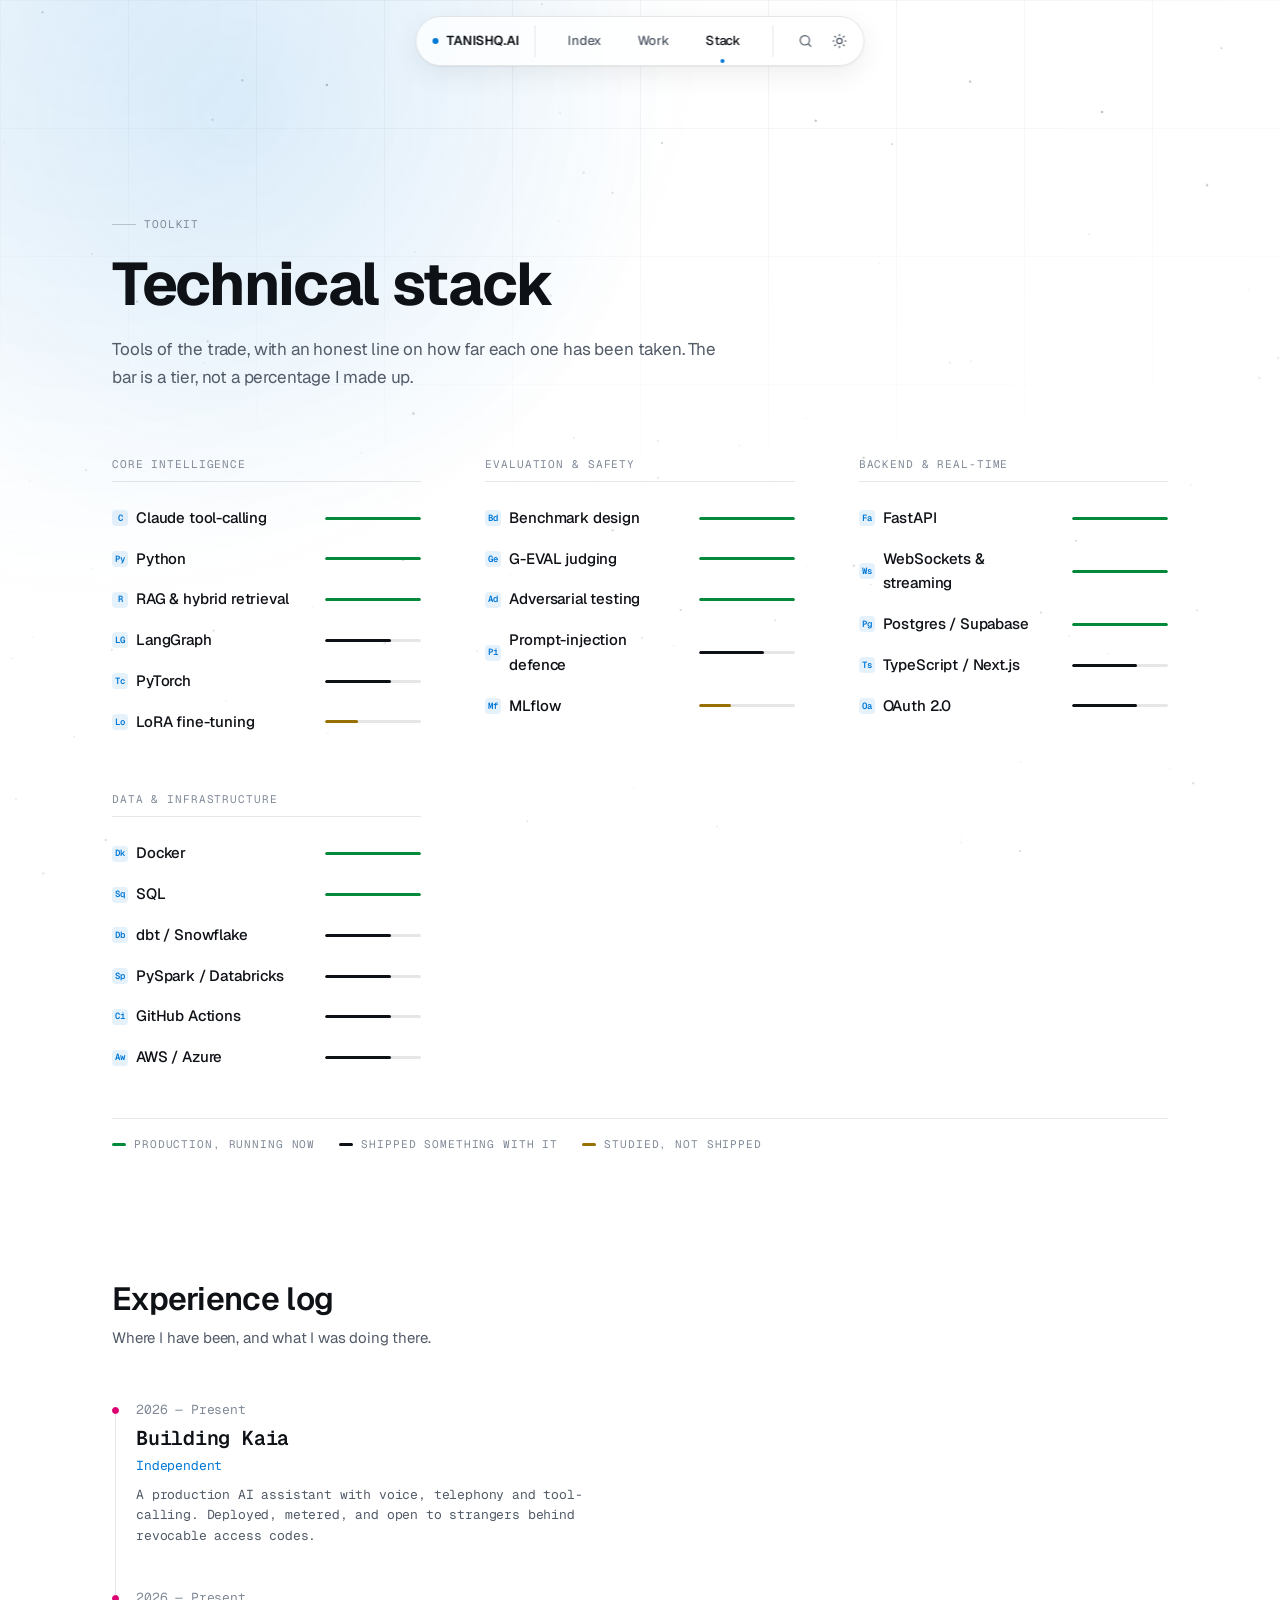
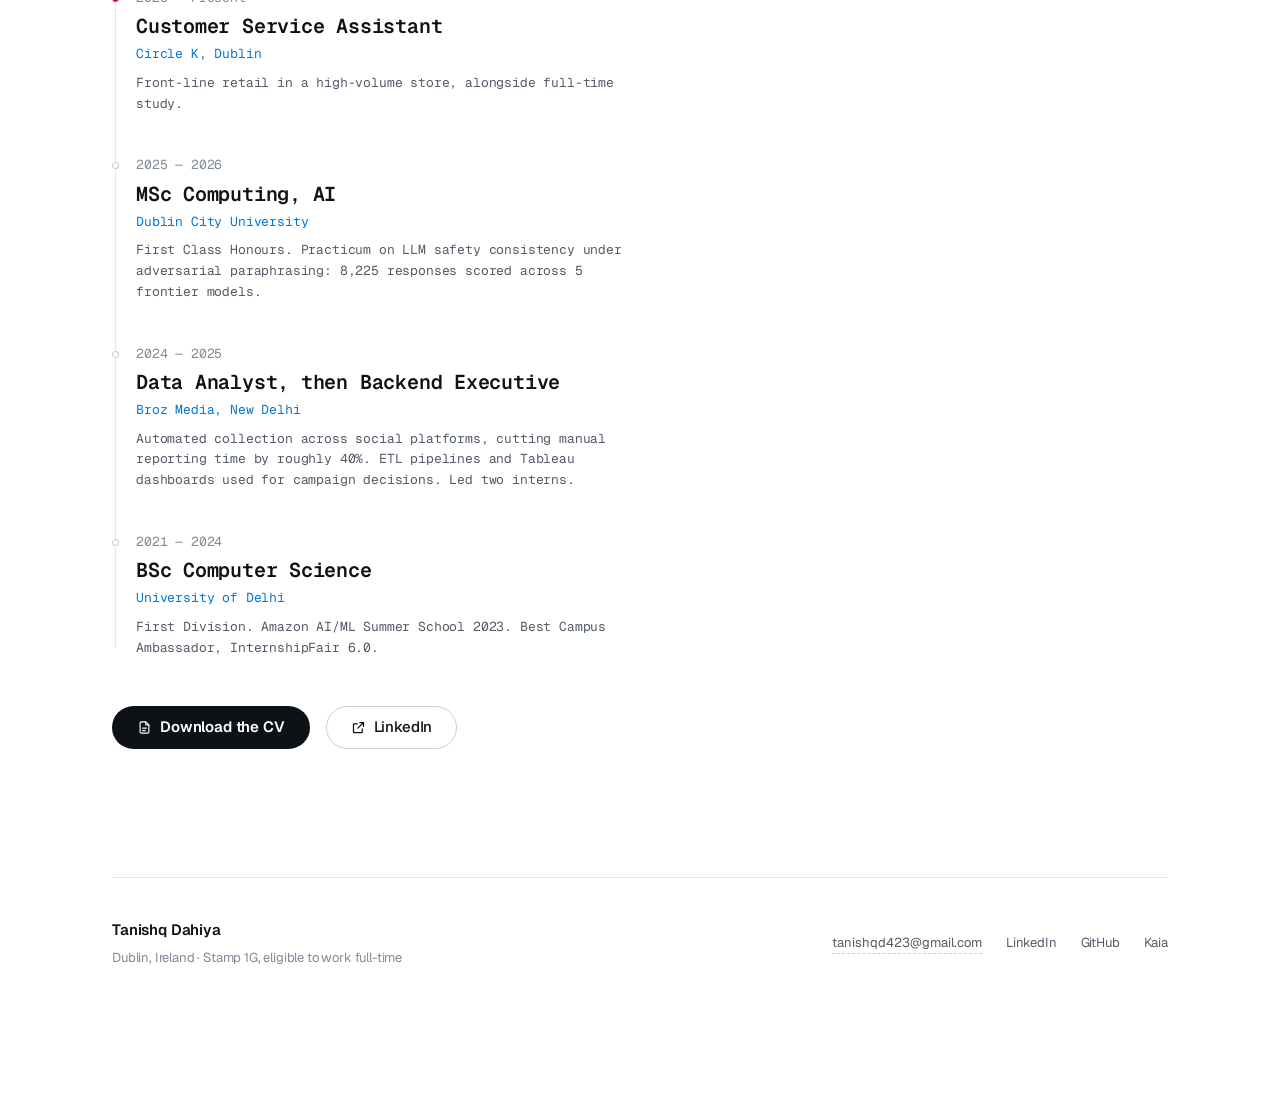
<file: stack.html>
<!DOCTYPE html>
<html lang="en" data-theme="dark">
<head>
<meta charset="UTF-8">
<meta name="viewport" content="width=device-width, initial-scale=1">
<title>Stack &amp; Experience · Tanishq Dahiya</title>
<meta name="description" content="The tools Tanishq Dahiya actually ships with, tiered by how far each has been taken, plus an experience and education log.">
<meta name="color-scheme" content="dark light">
<meta property="og:title" content="Stack &amp; Experience · Tanishq Dahiya">
<meta property="og:description" content="The tools Tanishq Dahiya actually ships with, tiered by how far each has been taken, plus an experience and education log.">
<meta property="og:type" content="website">
<script>
  try {
    var t = localStorage.getItem('theme');
    document.documentElement.setAttribute('data-theme',
      t || (matchMedia('(prefers-color-scheme: light)').matches ? 'light' : 'dark'));
  } catch (e) { document.documentElement.setAttribute('data-theme', 'dark'); }
</script>
<link rel="preconnect" href="https://fonts.googleapis.com">
<link rel="preconnect" href="https://fonts.gstatic.com" crossorigin>
<link href="https://fonts.googleapis.com/css2?family=Geist:wght@400;500;600;700&amp;family=Geist+Mono:wght@400;500;600&amp;display=swap" rel="stylesheet">
<link rel="stylesheet" href="./css/tokens.css?v=3">
<link rel="stylesheet" href="./css/style.css?v=3">
<link rel="icon" href="data:image/svg+xml,<svg xmlns='http://www.w3.org/2000/svg' viewBox='0 0 32 32'><rect width='32' height='32' rx='7' fill='%23008BF8'/><text x='16' y='23' font-family='monospace' font-size='19' font-weight='600' fill='%23fff' text-anchor='middle'>T</text></svg>">
</head>

<body>
<a class="skip-link" href="#main">Skip to content</a>
<canvas id="stars" aria-hidden="true"></canvas>
<div class="grid-bg" aria-hidden="true"></div>
<div class="grid-glow" aria-hidden="true"></div>

  <nav class="nav" aria-label="Primary">
    <a class="nav-mark" href="index.html"><span class="dot"></span><span>TANISHQ.AI</span></a>
    <span class="nav-sep"></span>
    <div class="nav-links">
      <a class="nav-link" href="index.html">Index</a>
      <a class="nav-link" href="work.html">Work</a>
      <a class="nav-link" href="stack.html" aria-current="true">Stack</a>
    </div>
    <span class="nav-sep"></span>
    <div class="nav-tools">
      <button class="icon-btn" id="open-palette" aria-label="Search and jump (Control K)" title="Search — &#8984;K">
        <svg aria-hidden="true"><use href="#i-search"/></svg>
      </button>
      <button class="icon-btn" id="theme-toggle" aria-label="Switch colour theme" title="Switch theme">
        <svg aria-hidden="true"><use href="#i-moon"/></svg>
      </button>
    </div>
  </nav>

<main class="page" id="main">
  <header class="section-head page-head">
    <span class="eyebrow">Toolkit</span>
    <h1>Technical stack</h1>
    <p>Tools of the trade, with an honest line on how far each one has been taken.
       The bar is a tier, not a percentage I made up.</p>
  </header>

  <div class="stack-cols">
      <div class="reveal">
        <div class="rail-label">Core intelligence</div>
        <div class="skill" data-tier="production"><span class="skill-name"><span class="chip">C</span> Claude tool-calling</span><span class="meter" role="img" aria-label="production"><i></i></span></div>
        <div class="skill" data-tier="production"><span class="skill-name"><span class="chip">Py</span> Python</span><span class="meter" role="img" aria-label="production"><i></i></span></div>
        <div class="skill" data-tier="production"><span class="skill-name"><span class="chip">R</span> RAG &amp; hybrid retrieval</span><span class="meter" role="img" aria-label="production"><i></i></span></div>
        <div class="skill" data-tier="shipped"><span class="skill-name"><span class="chip">LG</span> LangGraph</span><span class="meter" role="img" aria-label="shipped"><i></i></span></div>
        <div class="skill" data-tier="shipped"><span class="skill-name"><span class="chip">Tc</span> PyTorch</span><span class="meter" role="img" aria-label="shipped"><i></i></span></div>
        <div class="skill" data-tier="learning"><span class="skill-name"><span class="chip">Lo</span> LoRA fine-tuning</span><span class="meter" role="img" aria-label="learning"><i></i></span></div>
      </div>
      <div class="reveal">
        <div class="rail-label">Evaluation &amp; safety</div>
        <div class="skill" data-tier="production"><span class="skill-name"><span class="chip">Bd</span> Benchmark design</span><span class="meter" role="img" aria-label="production"><i></i></span></div>
        <div class="skill" data-tier="production"><span class="skill-name"><span class="chip">Ge</span> G-EVAL judging</span><span class="meter" role="img" aria-label="production"><i></i></span></div>
        <div class="skill" data-tier="production"><span class="skill-name"><span class="chip">Ad</span> Adversarial testing</span><span class="meter" role="img" aria-label="production"><i></i></span></div>
        <div class="skill" data-tier="shipped"><span class="skill-name"><span class="chip">Pi</span> Prompt-injection defence</span><span class="meter" role="img" aria-label="shipped"><i></i></span></div>
        <div class="skill" data-tier="learning"><span class="skill-name"><span class="chip">Mf</span> MLflow</span><span class="meter" role="img" aria-label="learning"><i></i></span></div>
      </div>
      <div class="reveal">
        <div class="rail-label">Backend &amp; real-time</div>
        <div class="skill" data-tier="production"><span class="skill-name"><span class="chip">Fa</span> FastAPI</span><span class="meter" role="img" aria-label="production"><i></i></span></div>
        <div class="skill" data-tier="production"><span class="skill-name"><span class="chip">Ws</span> WebSockets &amp; streaming</span><span class="meter" role="img" aria-label="production"><i></i></span></div>
        <div class="skill" data-tier="production"><span class="skill-name"><span class="chip">Pg</span> Postgres / Supabase</span><span class="meter" role="img" aria-label="production"><i></i></span></div>
        <div class="skill" data-tier="shipped"><span class="skill-name"><span class="chip">Ts</span> TypeScript / Next.js</span><span class="meter" role="img" aria-label="shipped"><i></i></span></div>
        <div class="skill" data-tier="shipped"><span class="skill-name"><span class="chip">Oa</span> OAuth 2.0</span><span class="meter" role="img" aria-label="shipped"><i></i></span></div>
      </div>
      <div class="reveal">
        <div class="rail-label">Data &amp; infrastructure</div>
        <div class="skill" data-tier="production"><span class="skill-name"><span class="chip">Dk</span> Docker</span><span class="meter" role="img" aria-label="production"><i></i></span></div>
        <div class="skill" data-tier="production"><span class="skill-name"><span class="chip">Sq</span> SQL</span><span class="meter" role="img" aria-label="production"><i></i></span></div>
        <div class="skill" data-tier="shipped"><span class="skill-name"><span class="chip">Db</span> dbt / Snowflake</span><span class="meter" role="img" aria-label="shipped"><i></i></span></div>
        <div class="skill" data-tier="shipped"><span class="skill-name"><span class="chip">Sp</span> PySpark / Databricks</span><span class="meter" role="img" aria-label="shipped"><i></i></span></div>
        <div class="skill" data-tier="shipped"><span class="skill-name"><span class="chip">Ci</span> GitHub Actions</span><span class="meter" role="img" aria-label="shipped"><i></i></span></div>
        <div class="skill" data-tier="shipped"><span class="skill-name"><span class="chip">Aw</span> AWS / Azure</span><span class="meter" role="img" aria-label="shipped"><i></i></span></div>
      </div>
  </div>

  <div class="tier-key">
    <span><i style="background:var(--measured)"></i> Production, running now</span>
    <span><i style="background:var(--text)"></i> Shipped something with it</span>
    <span><i style="background:var(--research)"></i> Studied, not shipped</span>
  </div>

  <section class="section" id="experience">
    <div class="section-head">
      <h2>Experience log</h2>
      <p>Where I have been, and what I was doing there.</p>
    </div>
    <ul class="log">
      <li data-now="true">
        <div class="log-when">2026 &#8212; Present</div>
        <div class="log-role">Building Kaia</div>
        <div class="log-org">Independent</div>
        <p class="log-note">A production AI assistant with voice, telephony and tool-calling. Deployed, metered, and open to strangers behind revocable access codes.</p>
      </li>
      <li data-now="true">
        <div class="log-when">2026 &#8212; Present</div>
        <div class="log-role">Customer Service Assistant</div>
        <div class="log-org">Circle K, Dublin</div>
        <p class="log-note">Front-line retail in a high-volume store, alongside full-time study.</p>
      </li>
      <li>
        <div class="log-when">2025 &#8212; 2026</div>
        <div class="log-role">MSc Computing, AI</div>
        <div class="log-org">Dublin City University</div>
        <p class="log-note">First Class Honours. Practicum on LLM safety consistency under adversarial paraphrasing: 8,225 responses scored across 5 frontier models.</p>
      </li>
      <li>
        <div class="log-when">2024 &#8212; 2025</div>
        <div class="log-role">Data Analyst, then Backend Executive</div>
        <div class="log-org">Broz Media, New Delhi</div>
        <p class="log-note">Automated collection across social platforms, cutting manual reporting time by roughly 40%. ETL pipelines and Tableau dashboards used for campaign decisions. Led two interns.</p>
      </li>
      <li>
        <div class="log-when">2021 &#8212; 2024</div>
        <div class="log-role">BSc Computer Science</div>
        <div class="log-org">University of Delhi</div>
        <p class="log-note">First Division. Amazon AI/ML Summer School 2023. Best Campus Ambassador, InternshipFair 6.0.</p>
      </li>
    </ul>

    <div class="cta-row" style="margin-top:var(--sp-6)">
      <a class="btn btn-solid" href="./Tanishq_Dahiya_AI_Engineer.pdf">
        <svg aria-hidden="true"><use href="#i-doc"/></svg> Download the CV</a>
      <a class="btn" href="https://www.linkedin.com/in/tdahiya2845/" target="_blank" rel="noopener">
        <svg aria-hidden="true"><use href="#i-ext"/></svg> LinkedIn</a>
    </div>
  </section>

</main>

<div class="palette-backdrop" id="palette-backdrop"></div>
<div class="palette" id="palette" role="dialog" aria-modal="true" aria-label="Search this site">
  <input class="palette-input" id="palette-input" type="text" autocomplete="off" spellcheck="false"
         placeholder="Search the site. Try &ldquo;what is live&rdquo;">
  <div class="palette-list" id="palette-list"></div>
  <div class="palette-foot">
    <span><kbd>&#8593;</kbd><kbd>&#8595;</kbd> move</span><span><kbd>&#8629;</kbd> open</span><span><kbd>esc</kbd> close</span>
  </div>
</div>

<script src="./js/site.js?v=3"></script>
</body>
</html>
</file>
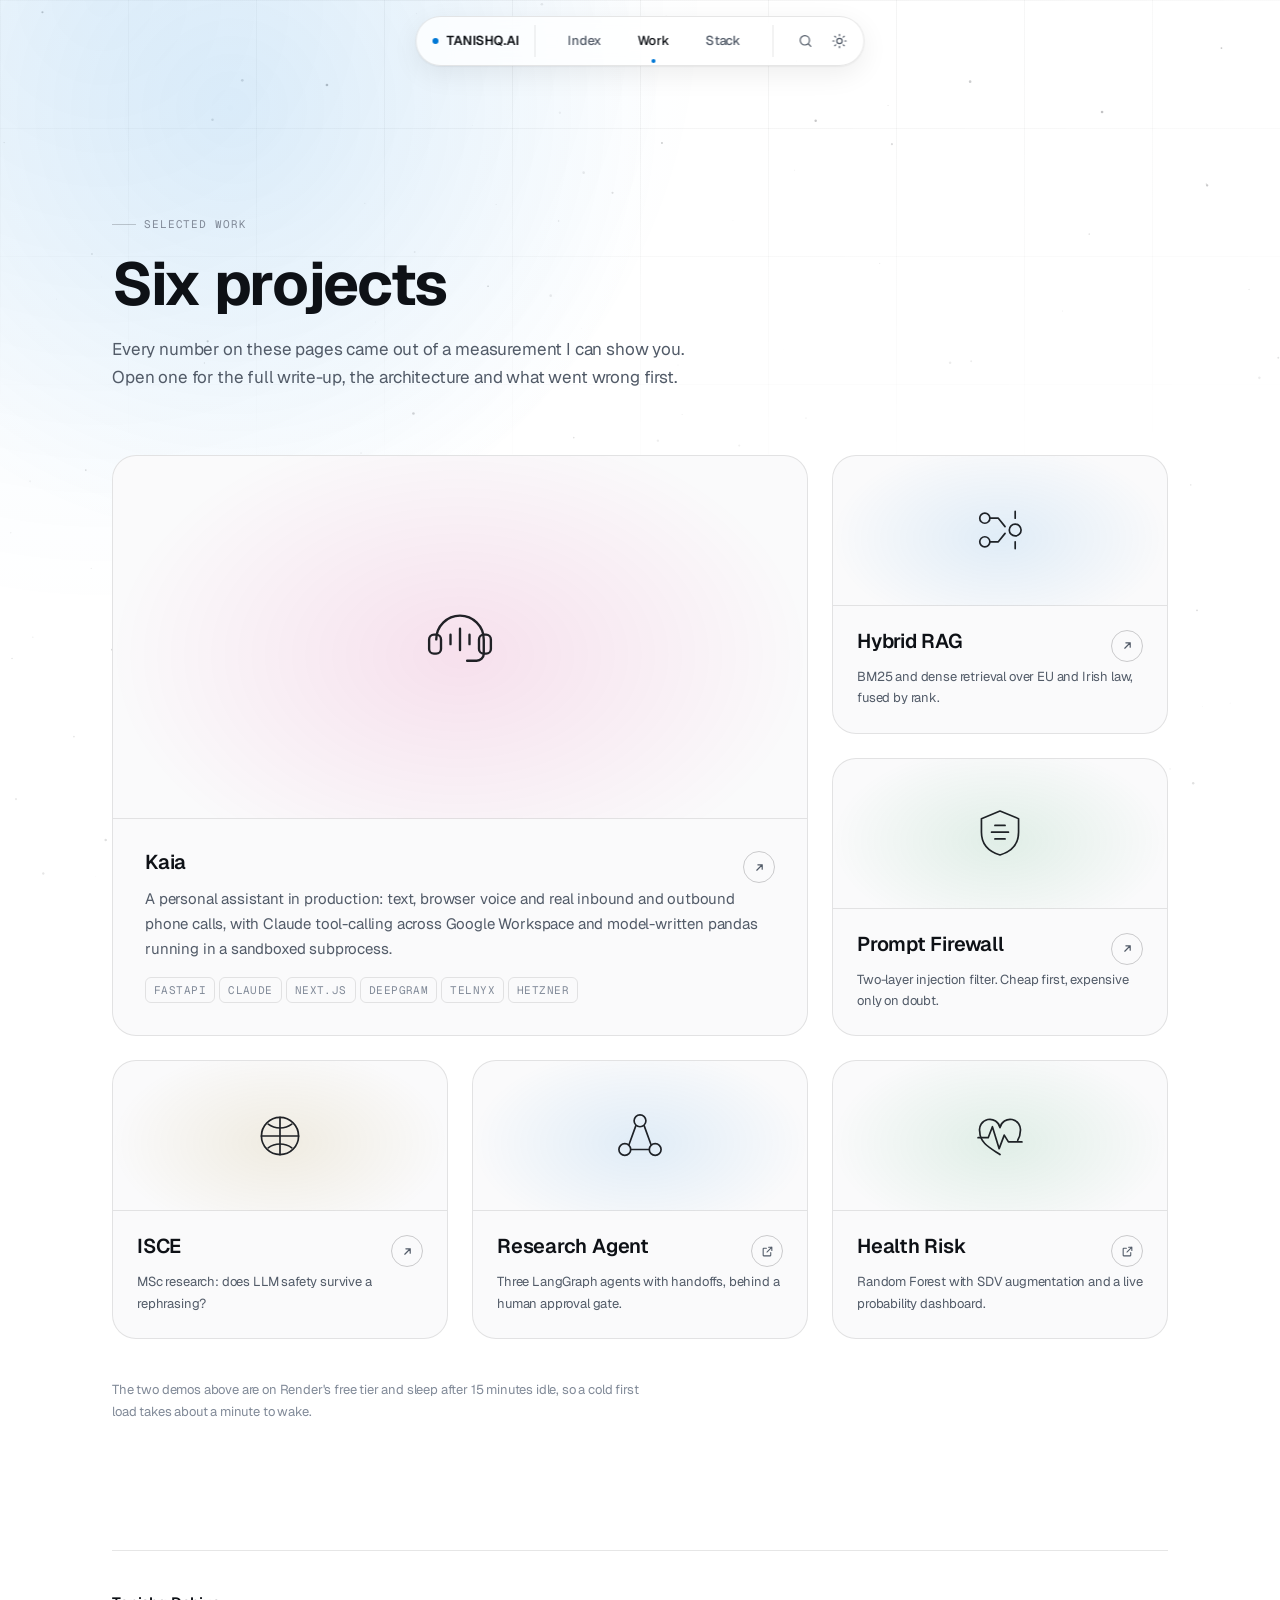
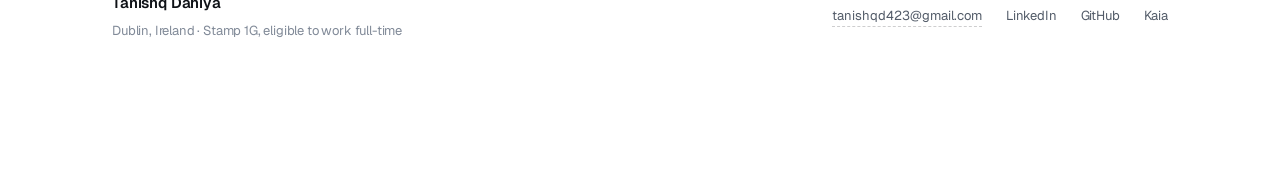
<file: work.html>
<!DOCTYPE html>
<html lang="en" data-theme="dark">
<head>
<meta charset="UTF-8">
<meta name="viewport" content="width=device-width, initial-scale=1">
<title>Work · Tanishq Dahiya</title>
<meta name="description" content="Six projects: a production AI assistant, hybrid legal retrieval, a prompt-injection firewall, LLM safety research, a multi-agent researcher and a health risk classifier.">
<meta name="color-scheme" content="dark light">
<meta property="og:title" content="Work · Tanishq Dahiya">
<meta property="og:description" content="Six projects: a production AI assistant, hybrid legal retrieval, a prompt-injection firewall, LLM safety research, a multi-agent researcher and a health risk classifier.">
<meta property="og:type" content="website">
<script>
  try {
    var t = localStorage.getItem('theme');
    document.documentElement.setAttribute('data-theme',
      t || (matchMedia('(prefers-color-scheme: light)').matches ? 'light' : 'dark'));
  } catch (e) { document.documentElement.setAttribute('data-theme', 'dark'); }
</script>
<link rel="preconnect" href="https://fonts.googleapis.com">
<link rel="preconnect" href="https://fonts.gstatic.com" crossorigin>
<link href="https://fonts.googleapis.com/css2?family=Geist:wght@400;500;600;700&amp;family=Geist+Mono:wght@400;500;600&amp;display=swap" rel="stylesheet">
<link rel="stylesheet" href="./css/tokens.css?v=3">
<link rel="stylesheet" href="./css/style.css?v=3">
<link rel="icon" href="data:image/svg+xml,<svg xmlns='http://www.w3.org/2000/svg' viewBox='0 0 32 32'><rect width='32' height='32' rx='7' fill='%23008BF8'/><text x='16' y='23' font-family='monospace' font-size='19' font-weight='600' fill='%23fff' text-anchor='middle'>T</text></svg>">
</head>

<body>
<a class="skip-link" href="#main">Skip to content</a>
<canvas id="stars" aria-hidden="true"></canvas>
<div class="grid-bg" aria-hidden="true"></div>
<div class="grid-glow" aria-hidden="true"></div>

  <nav class="nav" aria-label="Primary">
    <a class="nav-mark" href="index.html"><span class="dot"></span><span>TANISHQ.AI</span></a>
    <span class="nav-sep"></span>
    <div class="nav-links">
      <a class="nav-link" href="index.html">Index</a>
      <a class="nav-link" href="work.html" aria-current="true">Work</a>
      <a class="nav-link" href="stack.html">Stack</a>
    </div>
    <span class="nav-sep"></span>
    <div class="nav-tools">
      <button class="icon-btn" id="open-palette" aria-label="Search and jump (Control K)" title="Search — &#8984;K">
        <svg aria-hidden="true"><use href="#i-search"/></svg>
      </button>
      <button class="icon-btn" id="theme-toggle" aria-label="Switch colour theme" title="Switch theme">
        <svg aria-hidden="true"><use href="#i-moon"/></svg>
      </button>
    </div>
  </nav>

<main class="page" id="main">
  <header class="section-head page-head">
    <span class="eyebrow">Selected work</span>
    <h1>Six projects</h1>
    <p>Every number on these pages came out of a measurement I can show you.
       Open one for the full write-up, the architecture and what went wrong first.</p>
  </header>

  <div class="bento">
      <a class="tile lead reveal" data-job="live" href="kaia.html">
        <span class="tile-art"><svg aria-hidden="true"><use href="#m-kaia"/></svg></span>
        <span class="tile-body">
          <span class="tile-top">
            <h3>Kaia</h3>
            <span class="tile-go"><svg aria-hidden="true"><use href="#i-arrow"/></svg></span>
          </span>
          <p>A personal assistant in production: text, browser voice and real inbound and outbound phone calls, with Claude tool-calling across Google Workspace and model-written pandas running in a sandboxed subprocess.</p>
          <span class="tags"><span class="tag">FastAPI</span><span class="tag">Claude</span><span class="tag">Next.js</span><span class="tag">Deepgram</span><span class="tag">Telnyx</span><span class="tag">Hetzner</span></span>
        </span>
      </a>
      <a class="tile reveal" data-job="shipped" href="rag.html">
        <span class="tile-art"><svg aria-hidden="true"><use href="#m-rag"/></svg></span>
        <span class="tile-body">
          <span class="tile-top">
            <h3>Hybrid RAG</h3>
            <span class="tile-go"><svg aria-hidden="true"><use href="#i-arrow"/></svg></span>
          </span>
          <p>BM25 and dense retrieval over EU and Irish law, fused by rank.</p>
        </span>
      </a>
      <a class="tile reveal" data-job="measured" href="firewall.html">
        <span class="tile-art"><svg aria-hidden="true"><use href="#m-fire"/></svg></span>
        <span class="tile-body">
          <span class="tile-top">
            <h3>Prompt Firewall</h3>
            <span class="tile-go"><svg aria-hidden="true"><use href="#i-arrow"/></svg></span>
          </span>
          <p>Two-layer injection filter. Cheap first, expensive only on doubt.</p>
        </span>
      </a>
      <a class="tile reveal" data-job="research" href="isce.html">
        <span class="tile-art"><svg aria-hidden="true"><use href="#m-isce"/></svg></span>
        <span class="tile-body">
          <span class="tile-top">
            <h3>ISCE</h3>
            <span class="tile-go"><svg aria-hidden="true"><use href="#i-arrow"/></svg></span>
          </span>
          <p>MSc research: does LLM safety survive a rephrasing?</p>
        </span>
      </a>
      <a class="tile reveal" data-job="shipped" href="https://research-agent-b8k4.onrender.com" target="_blank" rel="noopener">
        <span class="tile-art"><svg aria-hidden="true"><use href="#m-agent"/></svg></span>
        <span class="tile-body">
          <span class="tile-top">
            <h3>Research Agent</h3>
            <span class="tile-go"><svg aria-hidden="true"><use href="#i-ext"/></svg></span>
          </span>
          <p>Three LangGraph agents with handoffs, behind a human approval gate.</p>
        </span>
      </a>
      <a class="tile reveal" data-job="measured" href="https://healthriskscore.onrender.com/" target="_blank" rel="noopener">
        <span class="tile-art"><svg aria-hidden="true"><use href="#m-health"/></svg></span>
        <span class="tile-body">
          <span class="tile-top">
            <h3>Health Risk</h3>
            <span class="tile-go"><svg aria-hidden="true"><use href="#i-ext"/></svg></span>
          </span>
          <p>Random Forest with SDV augmentation and a live probability dashboard.</p>
        </span>
      </a>
  </div>

  <p class="footnote">
    The two demos above are on Render's free tier and sleep after 15 minutes idle, so a cold
    first load takes about a minute to wake.
  </p>

</main>

<div class="palette-backdrop" id="palette-backdrop"></div>
<div class="palette" id="palette" role="dialog" aria-modal="true" aria-label="Search this site">
  <input class="palette-input" id="palette-input" type="text" autocomplete="off" spellcheck="false"
         placeholder="Search the site. Try &ldquo;what is live&rdquo;">
  <div class="palette-list" id="palette-list"></div>
  <div class="palette-foot">
    <span><kbd>&#8593;</kbd><kbd>&#8595;</kbd> move</span><span><kbd>&#8629;</kbd> open</span><span><kbd>esc</kbd> close</span>
  </div>
</div>

<script src="./js/site.js?v=3"></script>
</body>
</html>
</file>
<file: css/tokens.css>
/* ============================================================================
   TOKENS — the whole design system. Nothing hard-codes a colour or a gap.
   ----------------------------------------------------------------------------
   PALETTE: five neons, each with one job. A colour with no job was demoted.
   Every value below was picked against measured WCAG contrast, not taste.

     Azure     #008BF8  PRIMARY / INTERACTIVE
                        Links, buttons, focus rings, the nav indicator.
                        5.64:1 on dark. The only hue that both passes as text
                        and already means "clickable" to everyone.

     Fuchsia   #DC0073  LIVE & NOW
                        The Kaia live dot, the try-it CTA, current role.
                        The inverse of the rest: 4.89:1 on WHITE, so it is the
                        one accent that survives light mode unchanged.
                        Rationed — at most two uses per screen.

     Malachite #04E762  MEASURED RESULT
                        Only numbers that came out of an eval wear this:
                        93.3% recall, 0.20s first-audio, macro-F1 0.8751.
                        11.75:1 on dark. Green already means "passed" in CI.

     Amber     #F5B700  RESEARCH / NOT YET SHIPPED
                        The ISCE block, "exposure"-level skills, WIP.
                        Separates studied-this from shipped-this.

     Lime      #89FC00  DEMOTED — no job of its own.
                        Same hue family as Malachite, so two greens would
                        dilute "green = measured". Survives only as the
                        hover-lift of Malachite in dark mode.

   Malachite, Amber and Lime score 1.3–1.8:1 on white — unusable as text there.
   Each therefore has a darkened light-mode twin, hue and saturation preserved,
   lightness lowered until it clears 4.5:1. Fuchsia needed no twin.

   SPACING: every gap is a multiple of 8. --sp-1 is 8px. No exceptions, except
   --sp-h (4px) for optical nudges inside a component, never between them.
   ============================================================================ */

:root {
  /* ---- raw palette: the five, untouched ---- */
  --neon-azure:     #008BF8;
  --neon-fuchsia:   #DC0073;
  --neon-malachite: #04E762;
  --neon-amber:     #F5B700;
  --neon-lime:      #89FC00;

  /* ---- light-mode twins (derived, 4.5:1 on white) ---- */
  --ink-azure:      #0078D6;
  --ink-malachite:  #02893A;
  --ink-amber:      #977000;

  /* ---- 8pt spacing scale ---- */
  --sp-h:  4px;   /* half — optical only, inside a component */
  --sp-1:  8px;
  --sp-2:  16px;
  --sp-3:  24px;
  --sp-4:  32px;
  --sp-5:  40px;
  --sp-6:  48px;
  --sp-8:  64px;
  --sp-10: 80px;
  --sp-12: 96px;
  --sp-16: 128px;
  --sp-20: 160px;

  /* ---- type ---- */
  --font-sans: 'Geist', ui-sans-serif, system-ui, -apple-system, 'Segoe UI', sans-serif;
  --font-mono: 'Geist Mono', ui-monospace, 'SF Mono', Menlo, monospace;

  --fs-micro: 0.6875rem;  /* 11 — eyebrows, tags */
  --fs-small: 0.8125rem;  /* 13 — captions, meta */
  --fs-body:  0.9375rem;  /* 15 — body */
  --fs-lead:  1.0625rem;  /* 17 — intro paragraphs */
  --fs-h3:    1.25rem;    /* 20 */
  --fs-h2:    clamp(1.5rem, 1.1rem + 1.6vw, 2rem);
  --fs-h1:    clamp(2.25rem, 1.4rem + 3.6vw, 3.75rem);

  --lh-tight: 1.15;
  --lh-snug:  1.35;
  --lh-body:  1.65;

  --tr-tight: -0.022em;
  --tr-flat:  -0.011em;
  --tr-wide:  0.08em;

  /* ---- geometry ---- */
  --r-sm: 6px;
  --r-md: 10px;
  --r-lg: 16px;
  --r-xl: 24px;
  --grid-cell: 32px;          /* background grid pitch — 4 × 8 */
  --rail: 60px;               /* navigator rail width */
  --measure: 68ch;
  --page: 1120px;

  /* ---- motion ---- */
  --ease: cubic-bezier(0.22, 1, 0.36, 1);
  --fast: 140ms;
  --med:  260ms;
  --slow: 520ms;
}

/* ============================= DARK (default) ============================= */
:root,
:root[data-theme="dark"] {
  color-scheme: dark;

  --bg:          #09090B;
  --bg-raised:   #101114;
  --bg-sunken:   #0C0C0F;
  --bg-hover:    #17181C;
  --nav-bg:      rgba(20, 21, 25, 0.72);
  --halo:        rgba(0, 139, 248, 0.09);
  --text-fade:   #4A525F;          /* the tail of the hero gradient */
  --solid:       #FAFAFA;          /* filled pill button */
  --solid-on:    #0B0B0D;

  --line:        rgba(255, 255, 255, 0.09);
  --line-strong: rgba(255, 255, 255, 0.17);
  --grid-line:   rgba(255, 255, 255, 0.035);

  --text:        #F2F4F7;
  --text-muted:  #9AA3B2;
  --text-faint:  #626B7A;

  /* semantic accents → the jobs */
  --accent:        var(--neon-azure);
  --accent-weak:   rgba(0, 139, 248, 0.14);
  --accent-on:     #00121F;

  --live:          var(--neon-fuchsia);
  --live-weak:     rgba(220, 0, 115, 0.16);
  --live-on:       #FFFFFF;

  --measured:      var(--neon-malachite);
  --measured-lift: var(--neon-lime);     /* Lime's only remaining job */
  --measured-weak: rgba(4, 231, 98, 0.13);
  --measured-on:   #002D12;

  --research:      var(--neon-amber);
  --research-weak: rgba(245, 183, 0, 0.14);
  --research-on:   #231A00;

  --shadow: 0 1px 2px rgba(0,0,0,.5), 0 8px 32px rgba(0,0,0,.42);
  --glow:   0 0 0 1px var(--line-strong), 0 12px 48px rgba(0,0,0,.6);
}

/* ================================= LIGHT ================================== */
:root[data-theme="light"] {
  color-scheme: light;

  --bg:          #FFFFFF;
  --bg-raised:   #FAFAFB;
  --bg-sunken:   #F4F5F7;
  --bg-hover:    #F0F1F4;
  --nav-bg:      rgba(255, 255, 255, 0.78);
  --halo:        rgba(0, 120, 214, 0.07);
  --text-fade:   #A8AFBA;
  --solid:       #0E1116;
  --solid-on:    #FFFFFF;

  --line:        rgba(10, 12, 16, 0.10);
  --line-strong: rgba(10, 12, 16, 0.20);
  --grid-line:   rgba(10, 12, 16, 0.045);

  --text:        #0E1116;
  --text-muted:  #525B68;
  --text-faint:  #818A98;

  --accent:        var(--ink-azure);
  --accent-weak:   rgba(0, 120, 214, 0.10);
  --accent-on:     #FFFFFF;

  --live:          var(--neon-fuchsia);   /* unchanged — it already passes */
  --live-weak:     rgba(220, 0, 115, 0.10);
  --live-on:       #FFFFFF;

  --measured:      var(--ink-malachite);
  --measured-lift: var(--ink-malachite);
  --measured-weak: rgba(2, 137, 58, 0.10);
  --measured-on:   #FFFFFF;

  --research:      var(--ink-amber);
  --research-weak: rgba(151, 112, 0, 0.10);
  --research-on:   #FFFFFF;

  --shadow: 0 1px 2px rgba(10,12,16,.06), 0 8px 28px rgba(10,12,16,.07);
  --glow:   0 0 0 1px var(--line-strong), 0 12px 40px rgba(10,12,16,.10);
}

/* Follow the OS until the visitor states a preference. */
@media (prefers-color-scheme: light) {
  :root:not([data-theme="dark"]) {
    color-scheme: light;
    --bg: #FFFFFF; --bg-raised: #FAFAFB; --bg-sunken: #F4F5F7; --bg-hover: #F0F1F4;
    --nav-bg: rgba(255,255,255,.78); --halo: rgba(0,120,214,.07); --text-fade: #A8AFBA;
    --solid: #0E1116; --solid-on: #FFFFFF;
    --line: rgba(10,12,16,.10); --line-strong: rgba(10,12,16,.20); --grid-line: rgba(10,12,16,.045);
    --text: #0E1116; --text-muted: #525B68; --text-faint: #818A98;
    --accent: var(--ink-azure); --accent-weak: rgba(0,120,214,.10); --accent-on: #FFFFFF;
    --live: var(--neon-fuchsia); --live-weak: rgba(220,0,115,.10); --live-on: #FFFFFF;
    --measured: var(--ink-malachite); --measured-lift: var(--ink-malachite);
    --measured-weak: rgba(2,137,58,.10); --measured-on: #FFFFFF;
    --research: var(--ink-amber); --research-weak: rgba(151,112,0,.10); --research-on: #FFFFFF;
    --shadow: 0 1px 2px rgba(10,12,16,.06), 0 8px 28px rgba(10,12,16,.07);
    --glow: 0 0 0 1px var(--line-strong), 0 12px 40px rgba(10,12,16,.10);
  }
}
</file>
<file: css/style.css>
/* ============================================================================
   Tanishq Dahiya — portfolio
   Layout: floating pill nav, starfield, hero + stat row, bento work grid,
   stack meters, experience log. All values come from tokens.css.
   ============================================================================ */

*, *::before, *::after { box-sizing: border-box; margin: 0; padding: 0; }

html {
  scroll-behavior: smooth;
  scroll-padding-top: var(--sp-12);
  -webkit-text-size-adjust: 100%;
}
@media (prefers-reduced-motion: reduce) {
  html { scroll-behavior: auto; }
  *, *::before, *::after {
    animation-duration: .001ms !important; animation-iteration-count: 1 !important;
    transition-duration: .001ms !important;
  }
}

body {
  background: var(--bg);
  color: var(--text);
  font-family: var(--font-sans);
  font-size: var(--fs-body);
  line-height: var(--lh-body);
  letter-spacing: var(--tr-flat);
  -webkit-font-smoothing: antialiased;
  text-rendering: optimizeLegibility;
  overflow-x: hidden;
  transition: background var(--med) var(--ease), color var(--med) var(--ease);
}

img, svg, canvas { display: block; max-width: 100%; }
a { color: var(--accent); text-decoration: none; }
a:hover { text-decoration: underline; text-underline-offset: 3px; }

:focus-visible { outline: 2px solid var(--accent); outline-offset: 3px; border-radius: var(--r-sm); }
::selection { background: var(--accent); color: var(--accent-on); }

.skip-link {
  position: absolute; left: var(--sp-2); top: calc(var(--sp-2) * -6); z-index: 200;
  padding: var(--sp-1) var(--sp-2);
  background: var(--accent); color: var(--accent-on);
  border-radius: var(--r-sm); font-weight: 600;
  transition: top var(--fast) var(--ease);
}
.skip-link:focus { top: var(--sp-2); }

/* ------------------------------------------------------------ BACKGROUND --
   Three fixed, inert layers: a starfield canvas, a faint lattice, and a wash
   that tracks the pointer.                                                   */
#stars { position: fixed; inset: 0; z-index: -3; pointer-events: none; opacity: .85; }

.grid-bg {
  position: fixed; inset: 0; z-index: -2; pointer-events: none;
  background-image:
    linear-gradient(to right,  var(--grid-line) 1px, transparent 1px),
    linear-gradient(to bottom, var(--grid-line) 1px, transparent 1px);
  background-size: calc(var(--grid-cell) * 4) calc(var(--grid-cell) * 4);
  -webkit-mask-image: radial-gradient(ellipse 90% 60% at 50% 0%, #000 20%, transparent 95%);
          mask-image: radial-gradient(ellipse 90% 60% at 50% 0%, #000 20%, transparent 95%);
}

.grid-glow {
  position: fixed; inset: 0; z-index: -1; pointer-events: none;
  background:
    radial-gradient(620px circle at var(--mx, 18%) var(--my, 12%), var(--accent-weak), transparent 70%),
    radial-gradient(900px circle at 8% 0%, var(--halo), transparent 68%);
  transition: background var(--slow) var(--ease);
}

/* ------------------------------------------------------------- PILL NAV -- */
.nav {
  position: fixed; top: var(--sp-2); left: 50%; transform: translateX(-50%);
  z-index: 60; display: flex; align-items: center; gap: var(--sp-1);
  padding: var(--sp-1) var(--sp-1) var(--sp-1) var(--sp-2);
  background: var(--nav-bg);
  border: 1px solid var(--line);
  border-radius: 999px;
  backdrop-filter: blur(16px) saturate(140%);
  box-shadow: var(--shadow);
  max-width: calc(100vw - var(--sp-4));
}

.nav-mark {
  display: inline-flex; align-items: center; gap: var(--sp-1);
  font-size: var(--fs-small); font-weight: 600;
  color: var(--text); white-space: nowrap;
}
.nav-mark .dot { width: 6px; height: 6px; border-radius: 50%; background: var(--accent); flex: none; }

.nav-sep { width: 1px; align-self: stretch; background: var(--line); margin-inline: var(--sp-1); }
.nav-links { display: flex; align-items: center; gap: var(--sp-h); }

.nav-link {
  position: relative; padding: var(--sp-h) var(--sp-2);
  font-size: var(--fs-small); font-weight: 500; color: var(--text-muted);
  background: none; border: 0; cursor: pointer; border-radius: 999px;
  font-family: inherit; white-space: nowrap;
  transition: color var(--fast) var(--ease), background var(--fast) var(--ease);
}
.nav-link:hover { color: var(--text); background: var(--bg-hover); text-decoration: none; }
.nav-link[aria-current="true"] { color: var(--text); }
.nav-link[aria-current="true"]::after {
  content: ''; position: absolute; left: 50%; bottom: -7px;
  width: 4px; height: 4px; margin-left: -2px; border-radius: 50%;
  background: var(--accent);
}

.nav-tools { display: flex; align-items: center; gap: 2px; }

.icon-btn {
  width: var(--sp-4); height: var(--sp-4); flex: none;
  display: grid; place-items: center; cursor: pointer;
  color: var(--text-muted); background: transparent;
  border: 1px solid transparent; border-radius: 999px;
  transition: color var(--fast) var(--ease), background var(--fast) var(--ease);
}
.icon-btn:hover { color: var(--text); background: var(--bg-hover); }
.icon-btn svg { width: 16px; height: 16px; }

.nav-progress {
  position: absolute; left: 12%; right: 12%; bottom: -1px; height: 1px;
  background: linear-gradient(to right, transparent, var(--accent) var(--p, 0%), transparent calc(var(--p, 0%) + 1%));
  pointer-events: none;
}

/* --------------------------------------------------------------- SHELL --- */
.page {
  width: 100%; max-width: var(--page);
  margin-inline: auto;
  padding: var(--sp-20) var(--sp-4) var(--sp-16);
}

.section { padding-block: var(--sp-16) 0; scroll-margin-top: var(--sp-12); }

h1, h2, h3 { line-height: var(--lh-tight); letter-spacing: var(--tr-tight); font-weight: 600; }
h1 { font-size: var(--fs-h1); font-weight: 700; }
h2 { font-size: var(--fs-h2); }
h3 { font-size: var(--fs-h3); letter-spacing: var(--tr-flat); }

.section-head { margin-bottom: var(--sp-6); }
.section-head h2 { margin-bottom: var(--sp-1); }
.section-head p { color: var(--text-muted); max-width: 46ch; }

.rail-label {
  font-family: var(--font-mono); font-size: var(--fs-micro);
  letter-spacing: var(--tr-wide); text-transform: uppercase;
  color: var(--text-faint);
  padding-bottom: var(--sp-1); margin-bottom: var(--sp-2);
  border-bottom: 1px solid var(--line);
}

/* ---------------------------------------------------------------- HERO --- */
.hero { padding-top: var(--sp-6); }

.badge {
  display: inline-flex; align-items: center; gap: var(--sp-1);
  padding: var(--sp-h) var(--sp-2);
  margin-bottom: var(--sp-5);
  font-family: var(--font-mono); font-size: var(--fs-micro); font-weight: 500;
  letter-spacing: var(--tr-wide); text-transform: uppercase;
  color: var(--live);
  background: var(--live-weak);
  border: 1px solid color-mix(in srgb, var(--live) 30%, transparent);
  border-radius: 999px;
}
.pulse {
  width: 6px; height: 6px; border-radius: 50%; background: var(--live); flex: none;
  animation: pulse 2.4s var(--ease) infinite;
}
@keyframes pulse {
  0%   { box-shadow: 0 0 0 0 color-mix(in srgb, var(--live) 55%, transparent); }
  70%  { box-shadow: 0 0 0 7px transparent; }
  100% { box-shadow: 0 0 0 0 transparent; }
}

.hero h1 { max-width: 13ch; margin-bottom: var(--sp-4); }
.hero h1 .fade {
  background: linear-gradient(100deg, var(--text) 18%, var(--text-fade) 92%);
  -webkit-background-clip: text; background-clip: text;
  -webkit-text-fill-color: transparent; color: transparent;
}

.hero-lede {
  max-width: 54ch; font-size: var(--fs-lead);
  color: var(--text-muted); margin-bottom: var(--sp-5);
}
.hero-lede strong { color: var(--text); font-weight: 600; }

.cta-row { display: flex; flex-wrap: wrap; gap: var(--sp-2); }

.btn {
  display: inline-flex; align-items: center; gap: var(--sp-1);
  padding: var(--sp-1) var(--sp-3); min-height: var(--sp-5);
  font-size: var(--fs-body); font-weight: 500; cursor: pointer;
  border-radius: 999px; border: 1px solid var(--line-strong);
  background: transparent; color: var(--text);
  transition: transform var(--fast) var(--ease), background var(--fast) var(--ease),
              border-color var(--fast) var(--ease);
}
.btn:hover { text-decoration: none; transform: translateY(-1px); background: var(--bg-hover); }
.btn:active { transform: translateY(0); }
.btn svg { width: 15px; height: 15px; }

.btn-solid { background: var(--solid); color: var(--solid-on); border-color: transparent; font-weight: 600; }
.btn-solid:hover { background: var(--solid); filter: brightness(.94); }
.btn-live { background: var(--live); color: var(--live-on); border-color: transparent; font-weight: 600; }
.btn-live:hover { background: var(--live); filter: brightness(1.08); }
.btn-ghost { border-color: transparent; color: var(--text-muted); }
.btn-ghost:hover { color: var(--text); }

/* ------------------------------------------------------------ STAT ROW --- */
.stats {
  display: grid; grid-template-columns: repeat(auto-fit, minmax(150px, 1fr));
  gap: var(--sp-4);
  margin-top: var(--sp-12); padding-top: var(--sp-4);
  border-top: 1px solid var(--line);
}
.stat { display: block; text-align: left; cursor: pointer; background: none; border: 0; padding: 0; color: inherit; font: inherit; }
.stat-n {
  display: block; font-size: 1.875rem; font-weight: 700;
  letter-spacing: var(--tr-tight); color: var(--text); line-height: 1.1;
  transition: color var(--fast) var(--ease);
}
.stat-u { color: var(--measured); }
.stat-l {
  display: block; margin-top: var(--sp-1);
  font-family: var(--font-mono); font-size: var(--fs-micro);
  letter-spacing: var(--tr-wide); text-transform: uppercase; color: var(--text-faint);
  transition: color var(--fast) var(--ease);
}
.stat:hover .stat-l { color: var(--accent); }
.stat:hover .stat-n { color: var(--measured); }

/* --------------------------------------------------------------- BENTO --- */
.bento { display: grid; gap: var(--sp-3); grid-template-columns: repeat(3, minmax(0, 1fr)); }
.bento > .lead { grid-column: span 2; grid-row: span 2; }

.tile {
  position: relative; display: flex; flex-direction: column; min-width: 0;
  overflow: hidden; text-align: left;
  background: var(--bg-raised);
  border: 1px solid var(--line); border-radius: var(--r-xl);
  color: inherit; font: inherit;
  transition: border-color var(--med) var(--ease), transform var(--med) var(--ease),
              box-shadow var(--med) var(--ease);
}
.tile:hover { transform: translateY(-3px); border-color: var(--line-strong); box-shadow: var(--glow); }

.tile-art {
  position: relative; display: grid; place-items: center;
  min-height: 150px; flex: 1;
  background: radial-gradient(70% 90% at 50% 55%, var(--tint), transparent 72%);
  border-bottom: 1px solid var(--line);
}
.lead .tile-art { min-height: 300px; }
.tile-art svg { width: 54px; height: 54px; color: var(--text); opacity: .92; }
.lead .tile-art svg { width: 76px; height: 76px; }

.tile[data-job="live"]     { --tint: var(--live-weak);     --job: var(--live); }
.tile[data-job="shipped"]  { --tint: var(--accent-weak);   --job: var(--accent); }
.tile[data-job="measured"] { --tint: var(--measured-weak); --job: var(--measured); }
.tile[data-job="research"] { --tint: var(--research-weak); --job: var(--research); }

.tile-body { padding: var(--sp-3); }
.lead .tile-body { padding: var(--sp-4); }
.tile-top { display: flex; align-items: flex-start; gap: var(--sp-2); }
.tile-top h3 { flex: 1; min-width: 0; }
.tile-body p { color: var(--text-muted); font-size: var(--fs-small); margin-top: var(--sp-h); }
.lead .tile-body p { font-size: var(--fs-body); }

.tile-go {
  width: var(--sp-4); height: var(--sp-4); flex: none;
  display: grid; place-items: center; border-radius: 50%;
  border: 1px solid var(--line-strong); color: var(--text-muted);
  transition: background var(--fast) var(--ease), color var(--fast) var(--ease),
              border-color var(--fast) var(--ease), transform var(--fast) var(--ease);
}
.tile-go svg { width: 13px; height: 13px; }
.tile:hover .tile-go { background: var(--job); color: var(--accent-on); border-color: transparent; transform: rotate(45deg); }
.tile[data-job="live"]:hover .tile-go { color: var(--live-on); }

.tags { display: flex; flex-wrap: wrap; gap: var(--sp-h); margin-top: var(--sp-2); }
.tag {
  font-family: var(--font-mono); font-size: var(--fs-micro);
  letter-spacing: .04em; text-transform: uppercase;
  padding: 3px var(--sp-1); color: var(--text-faint);
  border: 1px solid var(--line); border-radius: var(--r-sm);
}

/* ----------------------------------------------------------- DEEP DIVE --- */
.deep { display: flex; flex-direction: column; gap: var(--sp-3); }

.card {
  position: relative; min-width: 0; overflow: hidden;
  padding: var(--sp-4);
  background: var(--bg-raised);
  border: 1px solid var(--line); border-radius: var(--r-xl);
}
.card::before { content: ''; position: absolute; inset: 0 auto 0 0; width: 2px; background: var(--job, var(--line-strong)); }
.card[data-job="live"]     { --job: var(--live); }
.card[data-job="shipped"]  { --job: var(--accent); }
.card[data-job="research"] { --job: var(--research); }

.card-head { display: flex; flex-wrap: wrap; align-items: baseline; gap: var(--sp-1) var(--sp-2); margin-bottom: var(--sp-2); }
.card-meta {
  font-family: var(--font-mono); font-size: var(--fs-micro);
  letter-spacing: var(--tr-wide); text-transform: uppercase; color: var(--job, var(--text-faint));
}
.card-body { color: var(--text-muted); max-width: var(--measure); }
.card-body p + p { margin-top: var(--sp-2); }
.card-body strong { color: var(--text); font-weight: 600; }

.m { font-family: var(--font-mono); font-weight: 600; color: var(--measured); font-size: .95em; }

.card-links { display: flex; flex-wrap: wrap; gap: var(--sp-3); margin-top: var(--sp-3); }
.card-link { display: inline-flex; align-items: center; gap: var(--sp-h); font-size: var(--fs-small); font-weight: 500; }
.card-link svg { width: 14px; height: 14px; }

@keyframes arrive {
  from { box-shadow: 0 0 0 1px var(--accent), 0 0 0 7px var(--accent-weak); }
  to   { box-shadow: 0 0 0 1px transparent, 0 0 0 7px transparent; }
}
[data-arrived] { animation: arrive 1.4s var(--ease) forwards; }

/* -------------------------------------------------------------- FIGURE --- */
.figure {
  margin-top: var(--sp-3); padding: var(--sp-3);
  background: var(--bg-sunken); border: 1px solid var(--line); border-radius: var(--r-md);
  overflow-x: auto; overscroll-behavior-x: contain; max-width: 100%;
}
.figure svg { width: 100%; height: auto; min-width: 560px; }
.figure text { pointer-events: none; }
.figure rect.d-box { transition: stroke var(--fast) var(--ease), fill var(--fast) var(--ease); }
.figure rect.d-box:hover { stroke: var(--accent); stroke-width: 1.5; fill: var(--bg-hover); }
.figure figcaption { margin-top: var(--sp-2); font-size: var(--fs-small); color: var(--text-faint); min-width: 560px; }

.d-box  { fill: var(--bg-raised); stroke: var(--line-strong); stroke-width: 1; }
.d-line { stroke: var(--line-strong); stroke-width: 1; fill: none; }
.d-txt  { fill: var(--text); font-family: var(--font-mono); font-size: 9px; }
.d-sub  { fill: var(--text-faint); font-family: var(--font-mono); font-size: 7.5px; }
.d-accent   { stroke: var(--accent); }
.d-measured { stroke: var(--measured); }
.d-live     { stroke: var(--live); }
.d-fill-accent   { fill: var(--accent); }
.d-fill-measured { fill: var(--measured); }
.d-fill-live     { fill: var(--live); }

/* --------------------------------------------------------------- STACK --- */
.stack-cols { display: grid; grid-template-columns: repeat(auto-fit, minmax(300px, 1fr)); gap: var(--sp-6) var(--sp-8); }

.skill { display: grid; grid-template-columns: 1fr 96px; align-items: center; gap: var(--sp-2); padding: var(--sp-1) 0; }
.skill-name { display: flex; align-items: center; gap: var(--sp-1); font-size: var(--fs-body); font-weight: 500; }
.skill-name .chip {
  width: 16px; height: 16px; flex: none; border-radius: 4px;
  display: grid; place-items: center;
  font-family: var(--font-mono); font-size: 9px; font-weight: 600;
  background: var(--accent-weak); color: var(--accent);
}

/* The bar is a tier, not an invented percentage. Three honest levels. */
.meter { height: 3px; border-radius: 2px; background: var(--line); overflow: hidden; }
.meter > i { display: block; height: 100%; border-radius: 2px; background: var(--text); }
.skill[data-tier="production"] > .meter > i { width: 100%; background: var(--measured); }
.skill[data-tier="shipped"]    > .meter > i { width: 68%;  background: var(--text); }
.skill[data-tier="learning"]   > .meter > i { width: 34%;  background: var(--research); }

.tier-key {
  display: flex; flex-wrap: wrap; gap: var(--sp-3);
  margin-top: var(--sp-5); padding-top: var(--sp-2);
  border-top: 1px solid var(--line);
  font-family: var(--font-mono); font-size: var(--fs-micro);
  letter-spacing: var(--tr-wide); text-transform: uppercase; color: var(--text-faint);
}
.tier-key span { display: inline-flex; align-items: center; gap: var(--sp-1); }
.tier-key i { width: 14px; height: 3px; border-radius: 2px; display: block; }

/* ------------------------------------------------------ EXPERIENCE LOG --- */
.log { list-style: none; position: relative; padding-left: var(--sp-3); }
.log::before { content: ''; position: absolute; left: 3px; top: 10px; bottom: 10px; width: 1px; background: var(--line); }
.log li { position: relative; padding-bottom: var(--sp-5); }
.log li:last-child { padding-bottom: 0; }
.log li::before {
  content: ''; position: absolute; left: calc(var(--sp-3) * -1); top: 8px;
  width: 7px; height: 7px; border-radius: 50%;
  background: var(--bg); border: 1px solid var(--line-strong);
}
.log li[data-now="true"]::before { background: var(--live); border-color: var(--live); }
.log-when { font-family: var(--font-mono); font-size: var(--fs-small); color: var(--text-faint); }
.log-role { font-family: var(--font-mono); font-size: var(--fs-h3); font-weight: 600; letter-spacing: var(--tr-flat); margin-top: 2px; }
.log-org  { font-family: var(--font-mono); font-size: var(--fs-small); color: var(--accent); }
.log-note { font-family: var(--font-mono); font-size: var(--fs-small); color: var(--text-muted); margin-top: var(--sp-1); max-width: 62ch; line-height: 1.6; }

/* -------------------------------------------------------------- FOOTER --- */
footer {
  margin-top: var(--sp-16); padding-top: var(--sp-5);
  border-top: 1px solid var(--line);
  display: flex; flex-wrap: wrap; gap: var(--sp-3);
  align-items: center; justify-content: space-between;
}
.foot-links { display: flex; flex-wrap: wrap; gap: var(--sp-3); }
.foot-links a { font-size: var(--fs-small); color: var(--text-muted); }
.foot-links a:hover { color: var(--accent); }
.foot-note { font-size: var(--fs-small); color: var(--text-faint); }
.copy-mail {
  font: inherit; font-size: var(--fs-small); color: var(--text-muted);
  background: none; border: 0; padding: 0; cursor: pointer;
  border-bottom: 1px dashed var(--line-strong);
}
.copy-mail:hover { color: var(--accent); border-bottom-color: var(--accent); }
.copy-mail[data-copied="true"] { color: var(--measured); border-bottom-color: var(--measured); }

/* ------------------------------------------------------------- PALETTE --- */
.palette-backdrop {
  position: fixed; inset: 0; z-index: 90;
  background: color-mix(in srgb, var(--bg-sunken) 72%, transparent);
  backdrop-filter: blur(6px);
  opacity: 0; pointer-events: none; transition: opacity var(--fast) var(--ease);
}
.palette-backdrop[data-open="true"] { opacity: 1; pointer-events: auto; }
.palette {
  position: fixed; z-index: 100; top: 12vh; left: 50%;
  transform: translateX(-50%) scale(.97);
  width: min(560px, calc(100vw - var(--sp-4)));
  background: var(--bg-raised);
  border: 1px solid var(--line-strong); border-radius: var(--r-lg);
  box-shadow: var(--glow); overflow: hidden;
  opacity: 0; pointer-events: none;
  transition: opacity var(--fast) var(--ease), transform var(--fast) var(--ease);
}
.palette[data-open="true"] { opacity: 1; pointer-events: auto; transform: translateX(-50%) scale(1); }
.palette-input {
  width: 100%; padding: var(--sp-2) var(--sp-3);
  font: inherit; font-size: var(--fs-lead); color: var(--text);
  background: transparent; border: 0; border-bottom: 1px solid var(--line);
}
.palette-input::placeholder { color: var(--text-faint); }
.palette-input:focus { outline: none; }
.palette-list { max-height: min(50vh, 400px); overflow-y: auto; padding: var(--sp-1); }
.palette-empty { padding: var(--sp-3); color: var(--text-faint); font-size: var(--fs-small); }
.palette-item {
  width: 100%; display: flex; align-items: center; gap: var(--sp-2);
  padding: var(--sp-1) var(--sp-2); cursor: pointer; text-align: left;
  background: transparent; border: 0; border-radius: var(--r-sm); color: var(--text); font: inherit;
}
.palette-item:hover, .palette-item[data-active="true"] { background: var(--bg-hover); }
.palette-item .pi-key { width: var(--sp-3); height: var(--sp-3); flex: none; border-radius: 4px; background: var(--accent-weak); position: relative; }
.palette-item .pi-key::after { content: ''; position: absolute; inset: 30%; border-radius: 1px; background: var(--accent); }
.palette-item[data-job="live"]     .pi-key { background: var(--live-weak); }
.palette-item[data-job="live"]     .pi-key::after { background: var(--live); }
.palette-item[data-job="measured"] .pi-key { background: var(--measured-weak); }
.palette-item[data-job="measured"] .pi-key::after { background: var(--measured); }
.palette-item[data-job="research"] .pi-key { background: var(--research-weak); }
.palette-item[data-job="research"] .pi-key::after { background: var(--research); }
.pi-text { flex: 1; min-width: 0; }
.pi-title { font-size: var(--fs-body); font-weight: 500; }
.pi-sub { font-size: var(--fs-small); color: var(--text-faint); }
.pi-go { font-family: var(--font-mono); font-size: var(--fs-micro); color: var(--text-faint); }
.palette-foot {
  display: flex; gap: var(--sp-2); padding: var(--sp-1) var(--sp-3);
  border-top: 1px solid var(--line);
  font-size: var(--fs-micro); color: var(--text-faint);
}
kbd {
  font-family: var(--font-mono); font-size: var(--fs-micro);
  padding: 1px var(--sp-h); border: 1px solid var(--line-strong);
  border-radius: 3px; background: var(--bg-sunken);
}

/* ------------------------------------------------------------ ENTRANCE --- */
.reveal { opacity: 0; transform: translateY(14px); }
.reveal[data-seen="true"] { opacity: 1; transform: none; transition: opacity var(--slow) var(--ease), transform var(--slow) var(--ease); }
@media (prefers-reduced-motion: reduce) { .reveal { opacity: 1; transform: none; } }

/* ---------------------------------------------------------- RESPONSIVE --- */
@media (max-width: 860px) {
  .bento { grid-template-columns: minmax(0, 1fr); }
  .bento > .lead { grid-column: auto; grid-row: auto; }
  .lead .tile-art { min-height: 200px; }
}
@media (max-width: 720px) {
  .page { padding: var(--sp-12) var(--sp-2) var(--sp-12); }
  .section { padding-top: var(--sp-12); }
  /* The rule above also hits .hero, which otherwise sets its own smaller top
     pad. Without this the badge sits ~160px below the nav on a phone. */
  .hero { padding-top: var(--sp-1); }
  .nav { gap: 2px; padding-left: var(--sp-1); }
  .nav-mark span:not(.dot) { display: none; }
  .nav-link { padding: var(--sp-h) var(--sp-1); }
  .skill { grid-template-columns: 1fr 64px; }
}

/* ============================================================================
   MULTI-PAGE ADDITIONS
   Page headers, project prose, pull-quotes, number rows and pagers.
   ============================================================================ */

.page.narrow { max-width: 860px; }

.page-head { padding-top: var(--sp-6); margin-bottom: var(--sp-8); }
.page-head h1 { font-size: var(--fs-h1); margin-bottom: var(--sp-2); }
.page-head p { color: var(--text-muted); font-size: var(--fs-lead); max-width: 56ch; }

.eyebrow {
  display: inline-flex; align-items: center; gap: var(--sp-1);
  font-family: var(--font-mono); font-size: var(--fs-micro);
  letter-spacing: var(--tr-wide); text-transform: uppercase;
  color: var(--text-faint); margin-bottom: var(--sp-2);
}
.eyebrow::before { content: ''; width: var(--sp-3); height: 1px; background: var(--line-strong); }

/* back to the index of work */
.back {
  display: inline-flex; align-items: center; gap: var(--sp-h);
  font-size: var(--fs-small); font-weight: 500; color: var(--text-faint);
  margin-bottom: var(--sp-5);
}
.back:hover { color: var(--accent); text-decoration: none; }
.back svg { width: 14px; height: 14px; }

/* project page header, tinted by its job colour */
.prose-head { margin-bottom: var(--sp-8); }
.prose-head[data-job="live"]     { --job: var(--live); }
.prose-head[data-job="shipped"]  { --job: var(--accent); }
.prose-head[data-job="measured"] { --job: var(--measured); }
.prose-head[data-job="research"] { --job: var(--research); }
.prose-head .eyebrow { color: var(--job, var(--text-faint)); }
.prose-head .eyebrow::before { background: var(--job, var(--line-strong)); }
.prose-head h1 { margin-bottom: var(--sp-3); }
.prose-lede {
  font-size: var(--fs-lead); color: var(--text-muted);
  max-width: 60ch; margin-bottom: var(--sp-5);
}

/* the body copy of a project page */
.prose { max-width: 68ch; }
.prose h2 {
  font-size: var(--fs-h3); margin-top: var(--sp-8); margin-bottom: var(--sp-2);
  padding-top: var(--sp-3); border-top: 1px solid var(--line);
}
.prose h2:first-child { margin-top: 0; padding-top: 0; border-top: 0; }
.prose p { color: var(--text-muted); margin-bottom: var(--sp-2); }
.prose p strong { color: var(--text); font-weight: 600; }
.prose code {
  font-family: var(--font-mono); font-size: .9em;
  padding: 1px 5px; border-radius: 4px;
  background: var(--bg-sunken); border: 1px solid var(--line);
}

/* an aside that carries the "why", set apart from the narrative */
.note {
  margin: var(--sp-3) 0; padding: var(--sp-3);
  border-left: 2px solid var(--accent);
  background: var(--bg-raised);
  border-radius: 0 var(--r-md) var(--r-md) 0;
  color: var(--text-muted); font-size: var(--fs-small);
}
.note em { color: var(--text); }

/* a row of headline figures inside prose */
.numbers {
  display: grid; grid-template-columns: repeat(auto-fit, minmax(120px, 1fr));
  gap: var(--sp-3); margin: var(--sp-4) 0;
  padding: var(--sp-3) 0; border-block: 1px solid var(--line);
}
.numbers .n {
  display: block; font-family: var(--font-mono); font-size: 1.25rem;
  font-weight: 600; color: var(--measured); letter-spacing: var(--tr-tight);
}
.numbers .l {
  display: block; margin-top: 2px;
  font-size: var(--fs-micro); color: var(--text-faint);
  letter-spacing: var(--tr-wide); text-transform: uppercase;
  font-family: var(--font-mono);
}

.tags-lg { margin-top: var(--sp-6); }

.footnote {
  margin-top: var(--sp-5); font-size: var(--fs-small);
  color: var(--text-faint); max-width: 60ch;
}

/* previous / next across project pages */
.pager {
  display: flex; flex-wrap: wrap; gap: var(--sp-2);
  justify-content: space-between;
  margin-top: var(--sp-10); padding-top: var(--sp-3);
  border-top: 1px solid var(--line);
}
.pager a {
  display: inline-flex; align-items: center; gap: var(--sp-1);
  font-size: var(--fs-small); font-weight: 500; color: var(--text-muted);
}
.pager a:hover { color: var(--accent); text-decoration: none; }
.pager svg { width: 14px; height: 14px; }

/* the stat tiles are links now, not buttons */
a.stat:hover { text-decoration: none; }
</file>
